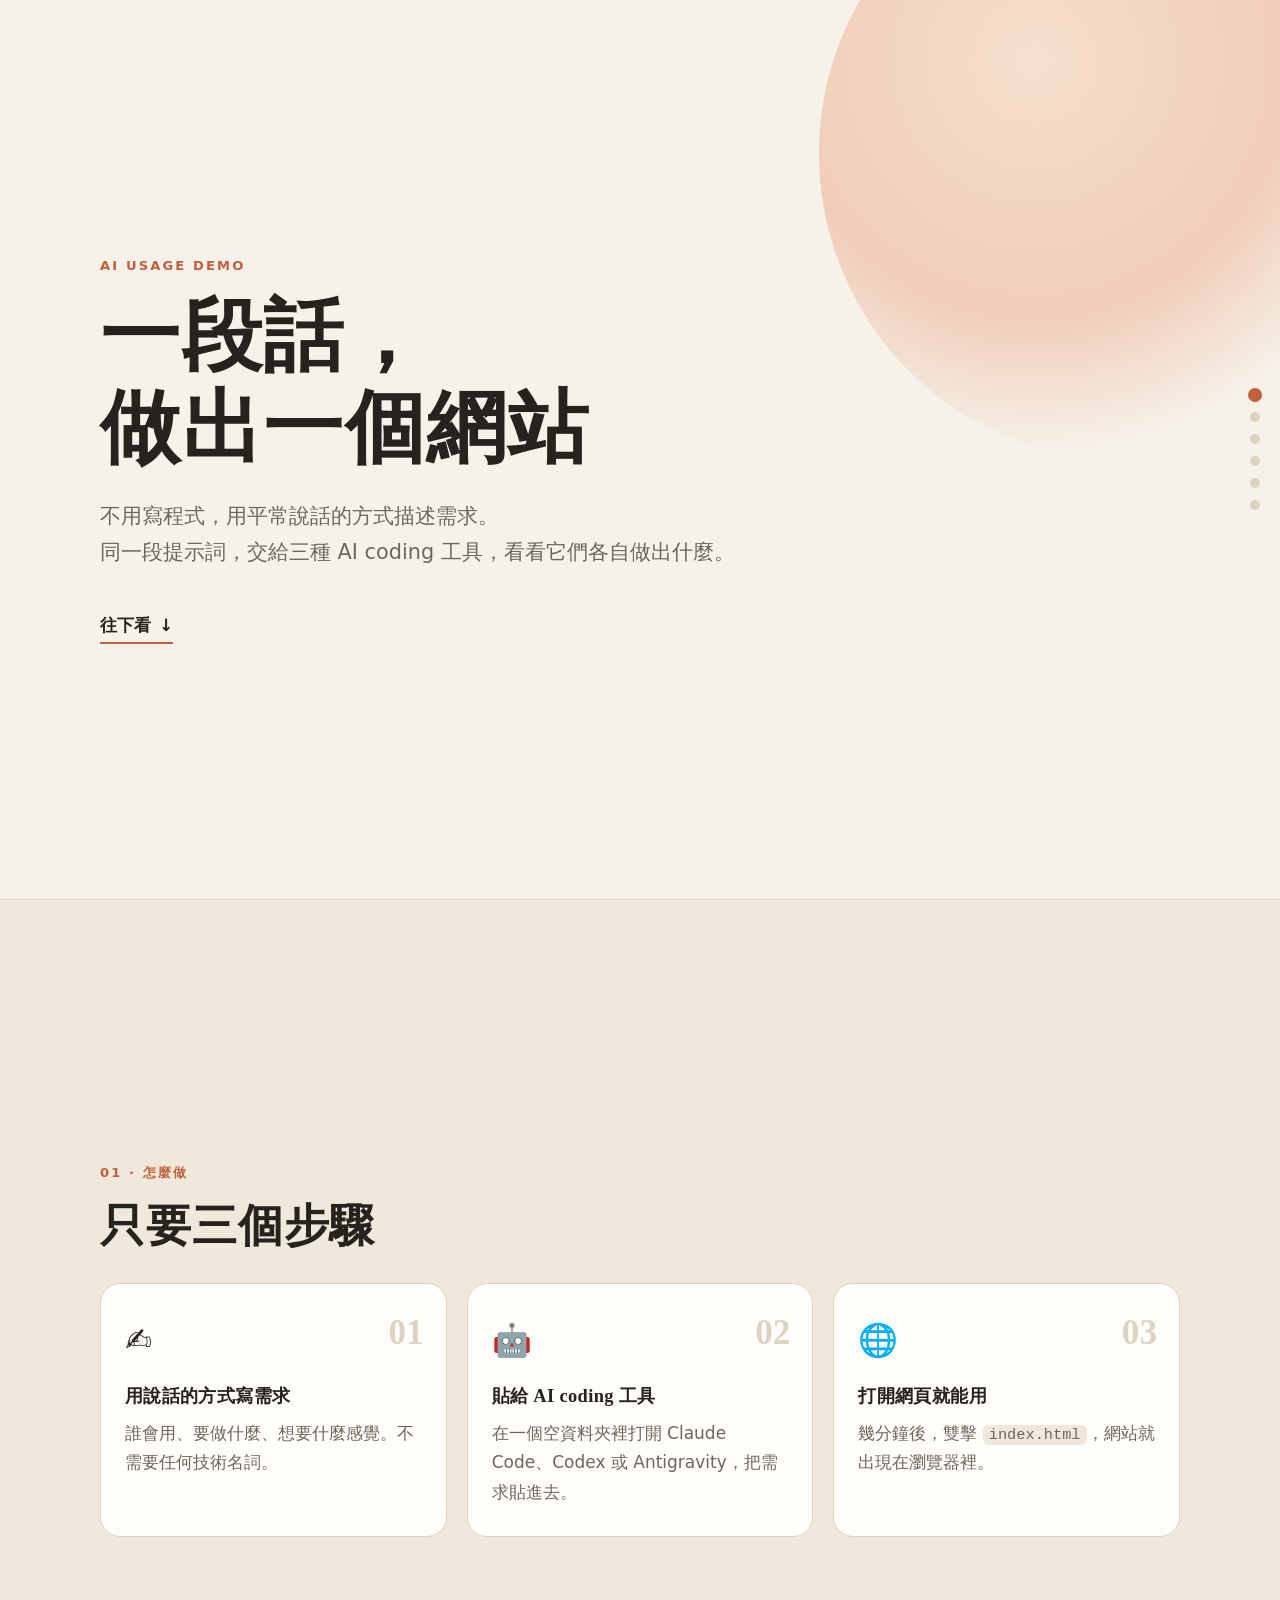
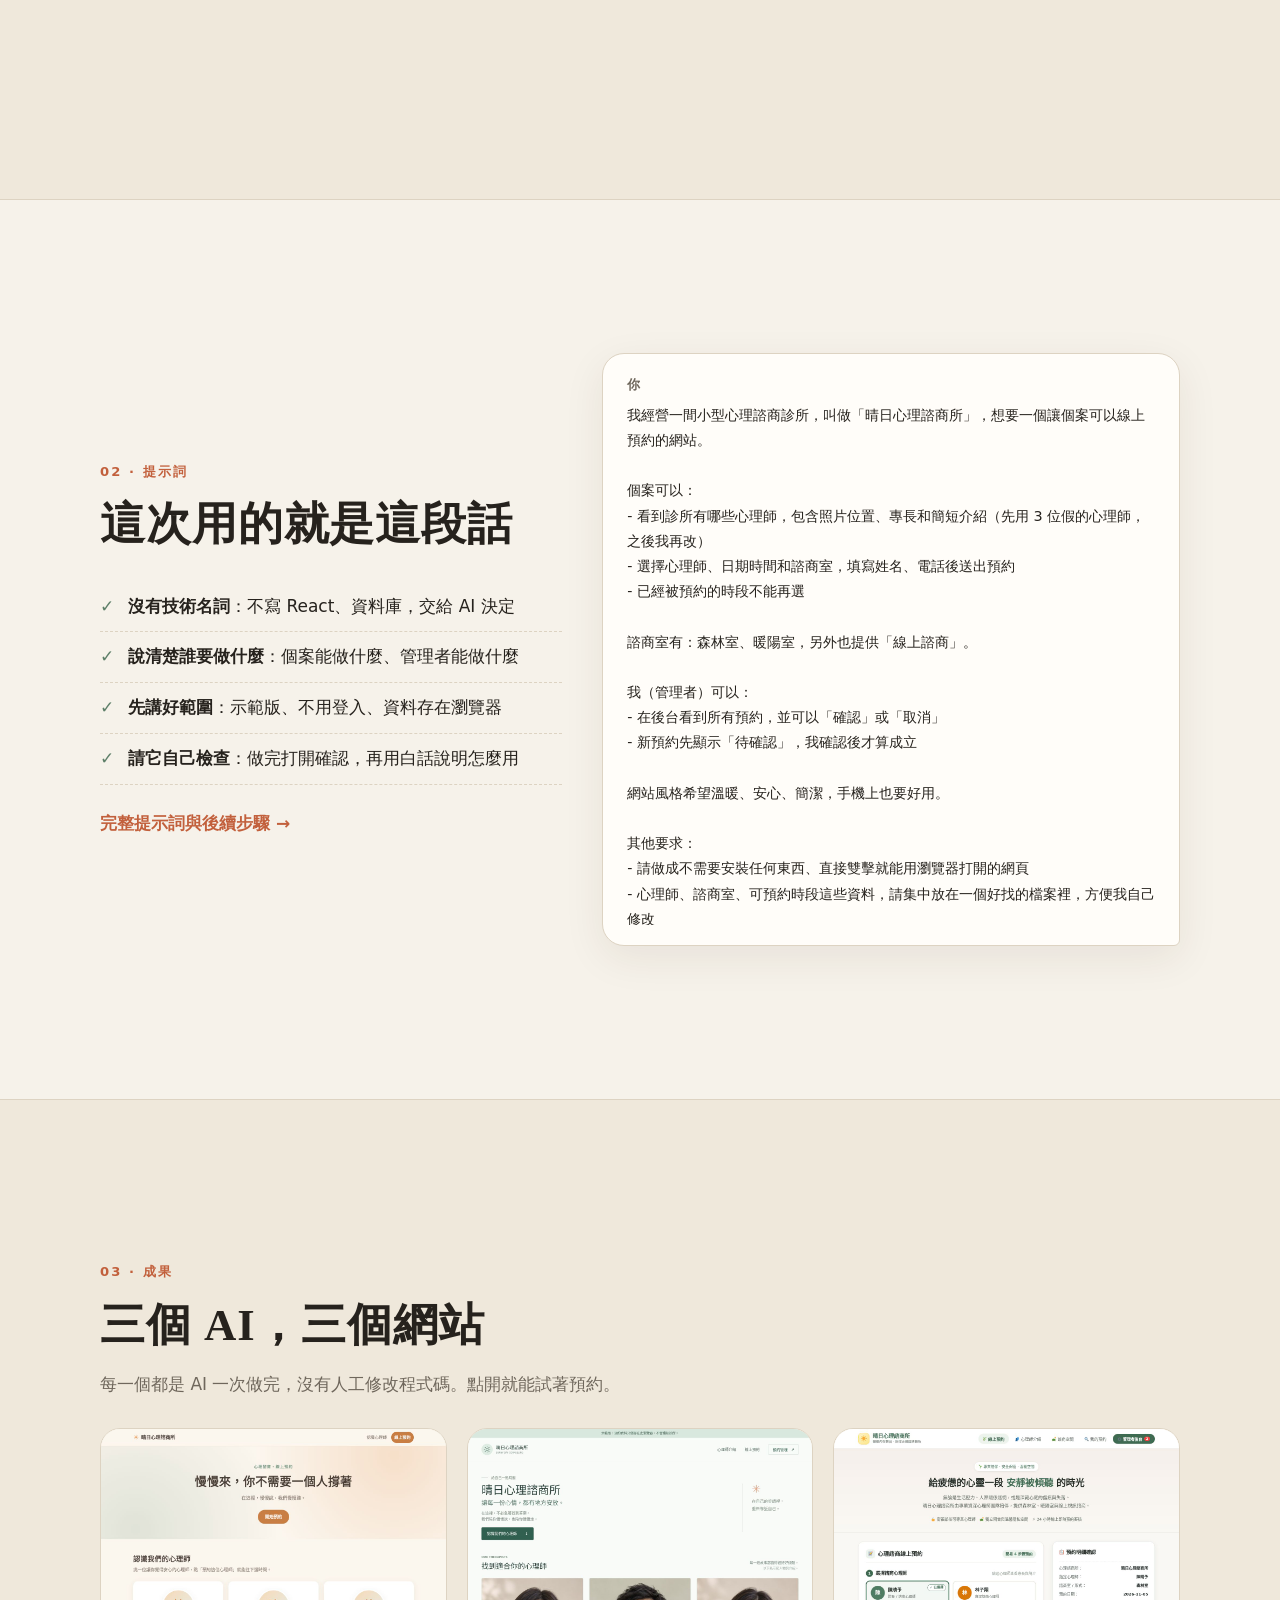
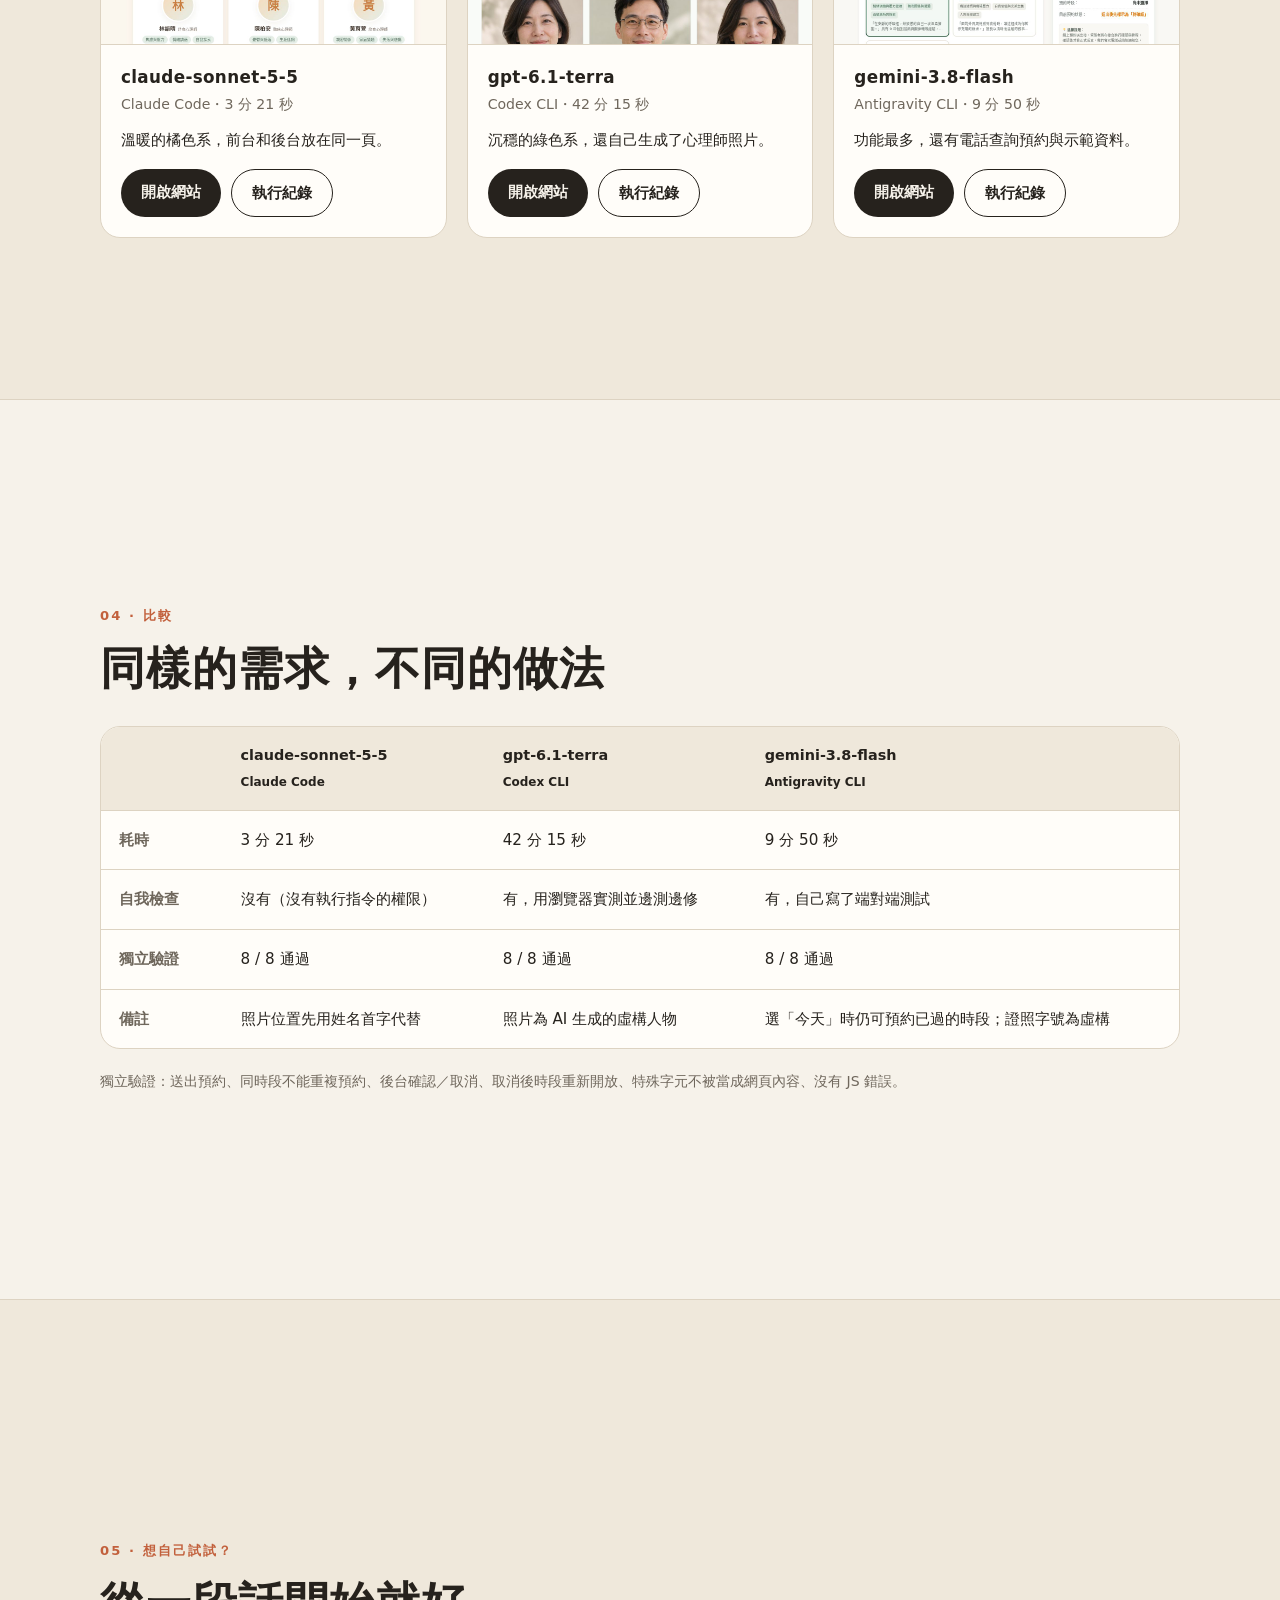
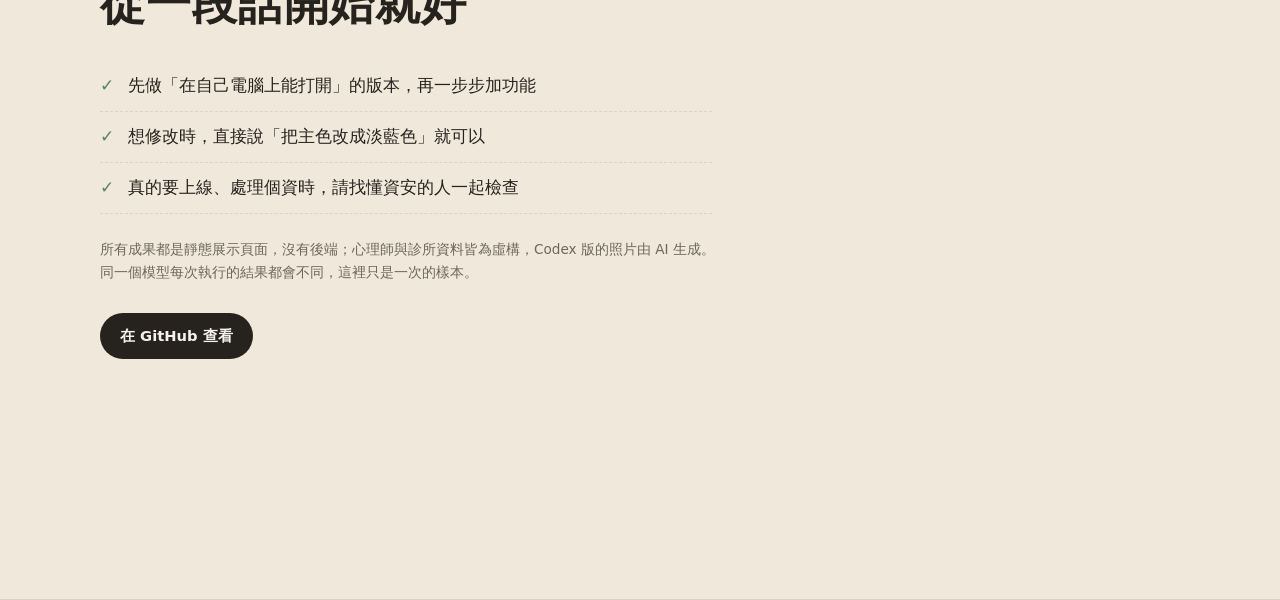
<file: index.html>
<!doctype html>
<html lang="zh-Hant">
<head>
  <meta charset="utf-8" />
  <meta name="viewport" content="width=device-width, initial-scale=1" />
  <title>一段話，做出一個網站｜AI Usage Demo</title>
  <meta name="description" content="同一段提示詞，交給 Claude Code、Codex、Antigravity，比較它們做出的網站。" />
  <link rel="stylesheet" href="assets/slides.css" />
</head>
<body>
  <nav class="dots" id="dots" aria-label="頁面導覽"></nav>

  <main id="deck">
    <!-- 1. 封面 -->
    <section class="slide cover" id="s-cover" data-title="封面">
      <div class="wrap">
        <p class="kicker">AI Usage Demo</p>
        <h1>一段話，<br />做出一個網站</h1>
        <p class="lead">不用寫程式，用平常說話的方式描述需求。<br />同一段提示詞，交給三種 AI coding 工具，看看它們各自做出什麼。</p>
        <a class="scroll-hint" href="#s-how">往下看 <span aria-hidden="true">↓</span></a>
      </div>
    </section>

    <!-- 2. 流程 -->
    <section class="slide" id="s-how" data-title="怎麼做">
      <div class="wrap">
        <p class="kicker">01 · 怎麼做</p>
        <h2>只要三個步驟</h2>
        <ol class="steps">
          <li>
            <span class="step-icon" aria-hidden="true">✍️</span>
            <h3>用說話的方式寫需求</h3>
            <p>誰會用、要做什麼、想要什麼感覺。不需要任何技術名詞。</p>
          </li>
          <li>
            <span class="step-icon" aria-hidden="true">🤖</span>
            <h3>貼給 AI coding 工具</h3>
            <p>在一個空資料夾裡打開 Claude Code、Codex 或 Antigravity，把需求貼進去。</p>
          </li>
          <li>
            <span class="step-icon" aria-hidden="true">🌐</span>
            <h3>打開網頁就能用</h3>
            <p>幾分鐘後，雙擊 <code>index.html</code>，網站就出現在瀏覽器裡。</p>
          </li>
        </ol>
      </div>
    </section>

    <!-- 3. 提示詞 -->
    <section class="slide" id="s-prompt" data-title="提示詞">
      <div class="wrap prompt-layout">
        <div>
          <p class="kicker">02 · 提示詞</p>
          <h2>這次用的就是這段話</h2>
          <ul class="notes">
            <li><b>沒有技術名詞</b>：不寫 React、資料庫，交給 AI 決定</li>
            <li><b>說清楚誰要做什麼</b>：個案能做什麼、管理者能做什麼</li>
            <li><b>先講好範圍</b>：示範版、不用登入、資料存在瀏覽器</li>
            <li><b>請它自己檢查</b>：做完打開確認，再用白話說明怎麼用</li>
          </ul>
          <a class="link" href="https://github.com/cxyfer/ai-usage-demo/blob/main/prompts/clinic-booking.md">完整提示詞與後續步驟 →</a>
        </div>
        <figure class="chat">
          <figcaption>你</figcaption>
          <pre id="prompt">載入中…</pre>
        </figure>
      </div>
    </section>

    <!-- 4. 成果 -->
    <section class="slide" id="s-results" data-title="成果">
      <div class="wrap">
        <p class="kicker">03 · 成果</p>
        <h2>三個 AI，三個網站</h2>
        <p class="sub">每一個都是 AI 一次做完，沒有人工修改程式碼。點開就能試著預約。</p>
        <div class="cards" id="cards"></div>
      </div>
    </section>

    <!-- 5. 比較 -->
    <section class="slide" id="s-compare" data-title="比較">
      <div class="wrap">
        <p class="kicker">04 · 比較</p>
        <h2>同樣的需求，不同的做法</h2>
        <div class="table-wrap">
          <table>
            <thead id="compare-head"></thead>
            <tbody id="compare-body"></tbody>
          </table>
        </div>
        <p class="sub small">獨立驗證：送出預約、同時段不能重複預約、後台確認／取消、取消後時段重新開放、特殊字元不被當成網頁內容、沒有 JS 錯誤。</p>
      </div>
    </section>

    <!-- 6. 結語 -->
    <section class="slide end" id="s-end" data-title="結語">
      <div class="wrap">
        <p class="kicker">05 · 想自己試試？</p>
        <h2>從一段話開始就好</h2>
        <ul class="notes">
          <li>先做「在自己電腦上能打開」的版本，再一步步加功能</li>
          <li>想修改時，直接說「把主色改成淡藍色」就可以</li>
          <li>真的要上線、處理個資時，請找懂資安的人一起檢查</li>
        </ul>
        <p class="fine">所有成果都是靜態展示頁面，沒有後端；心理師與診所資料皆為虛構，Codex 版的照片由 AI 生成。<br />同一個模型每次執行的結果都會不同，這裡只是一次的樣本。</p>
        <a class="btn" href="https://github.com/cxyfer/ai-usage-demo">在 GitHub 查看</a>
      </div>
    </section>
  </main>

  <script src="assets/slides.js"></script>
</body>
</html>
</file>
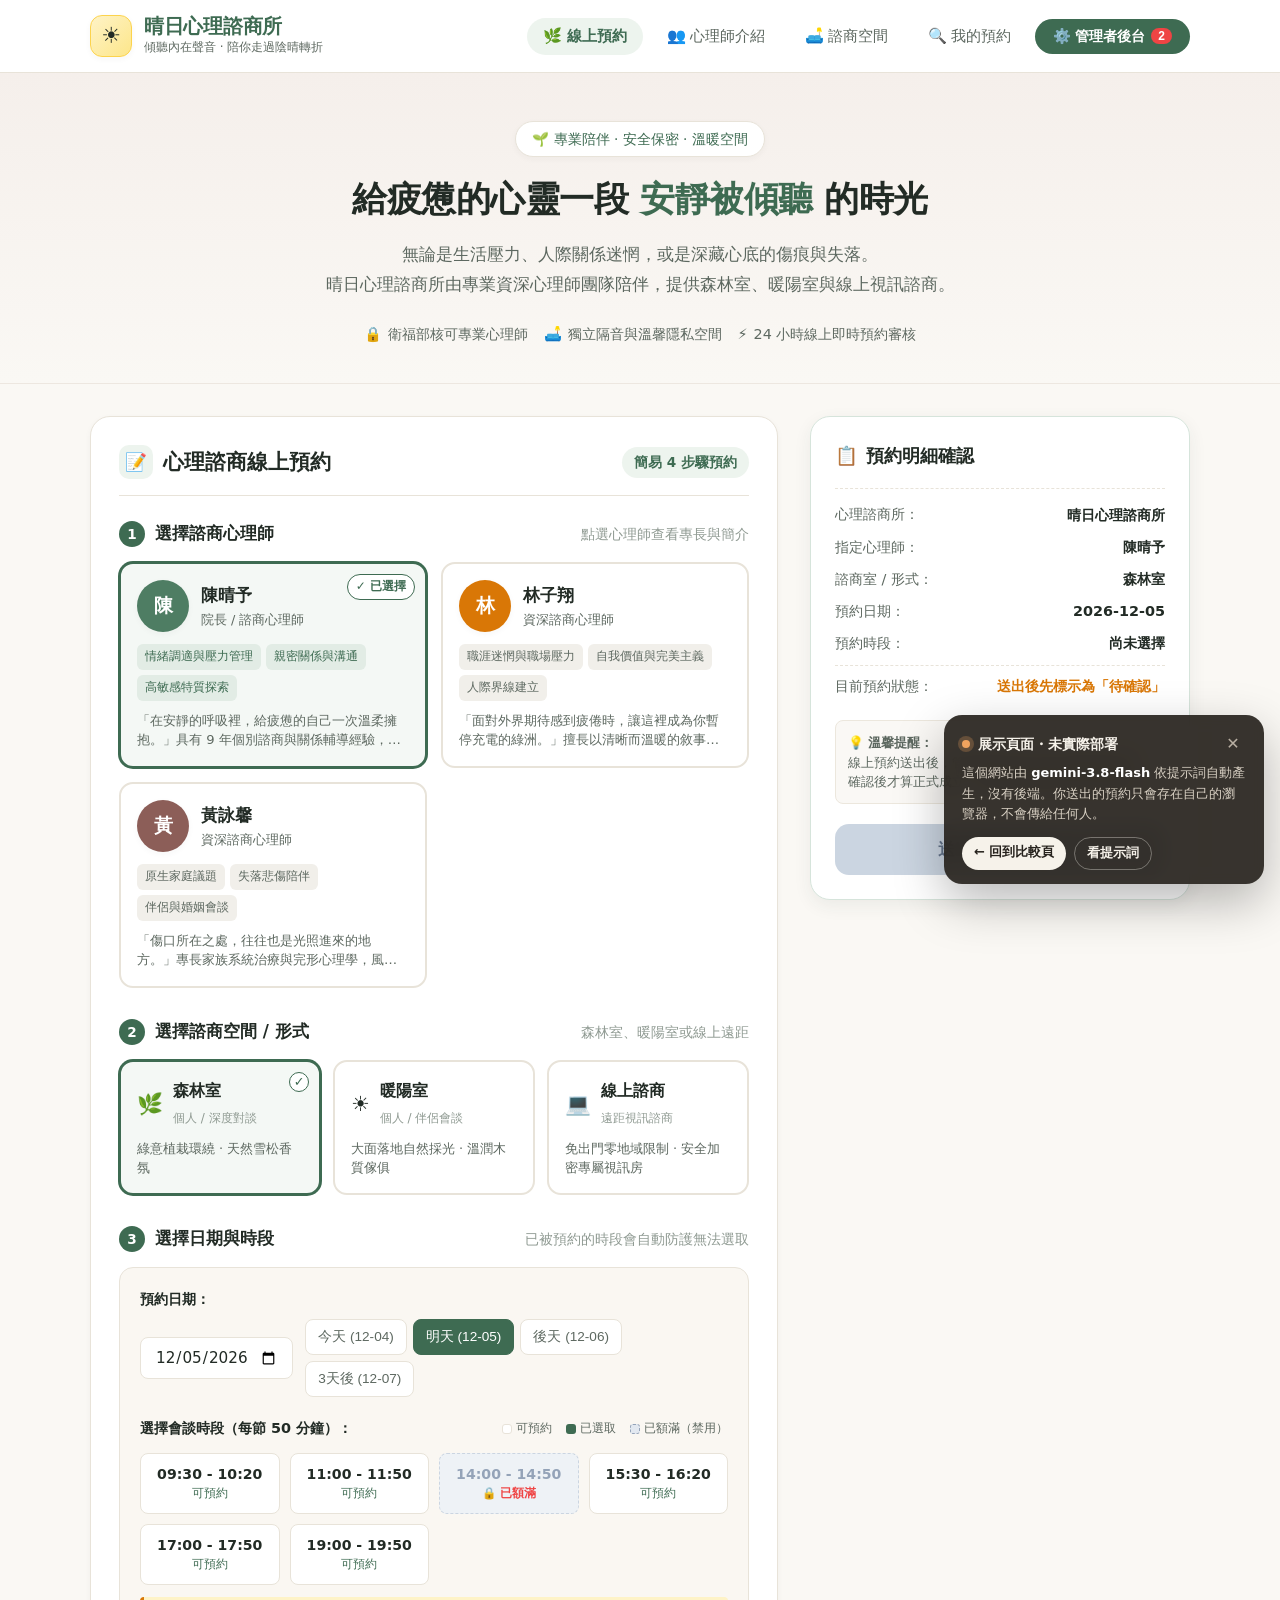
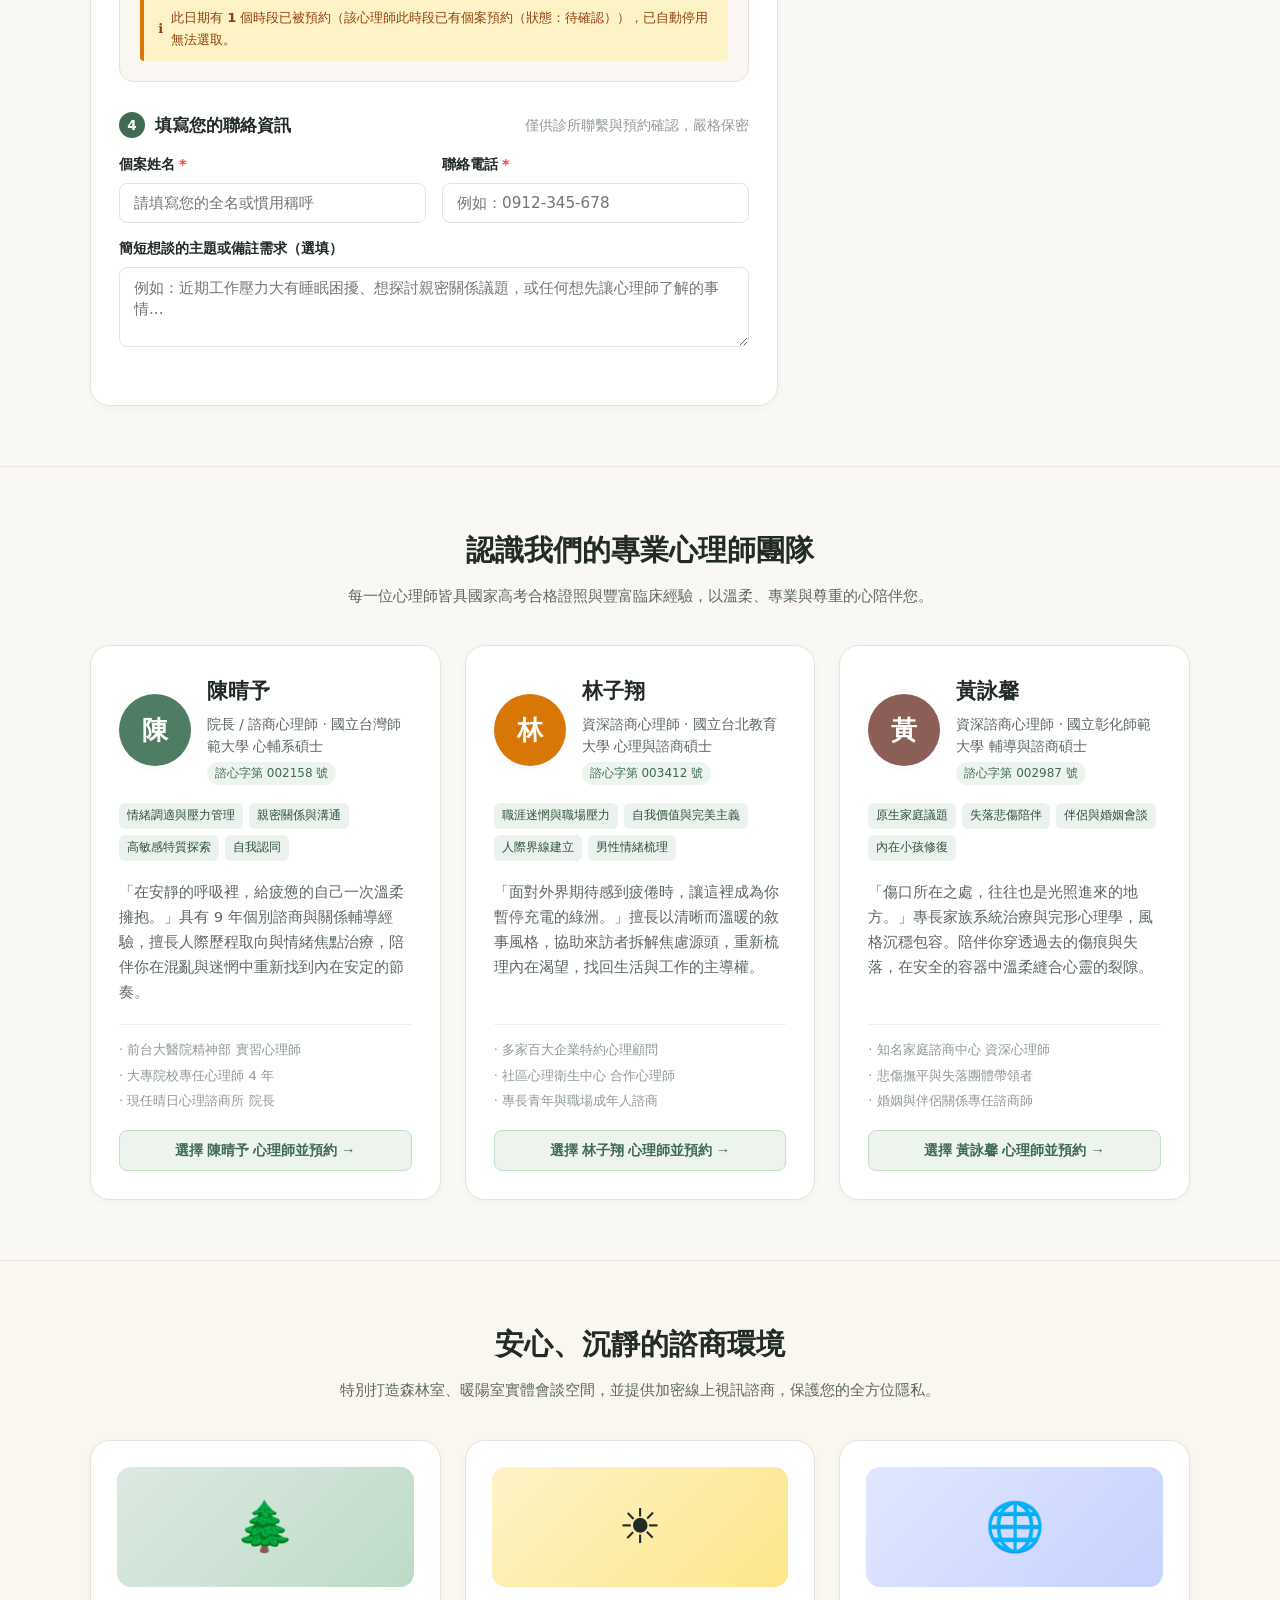
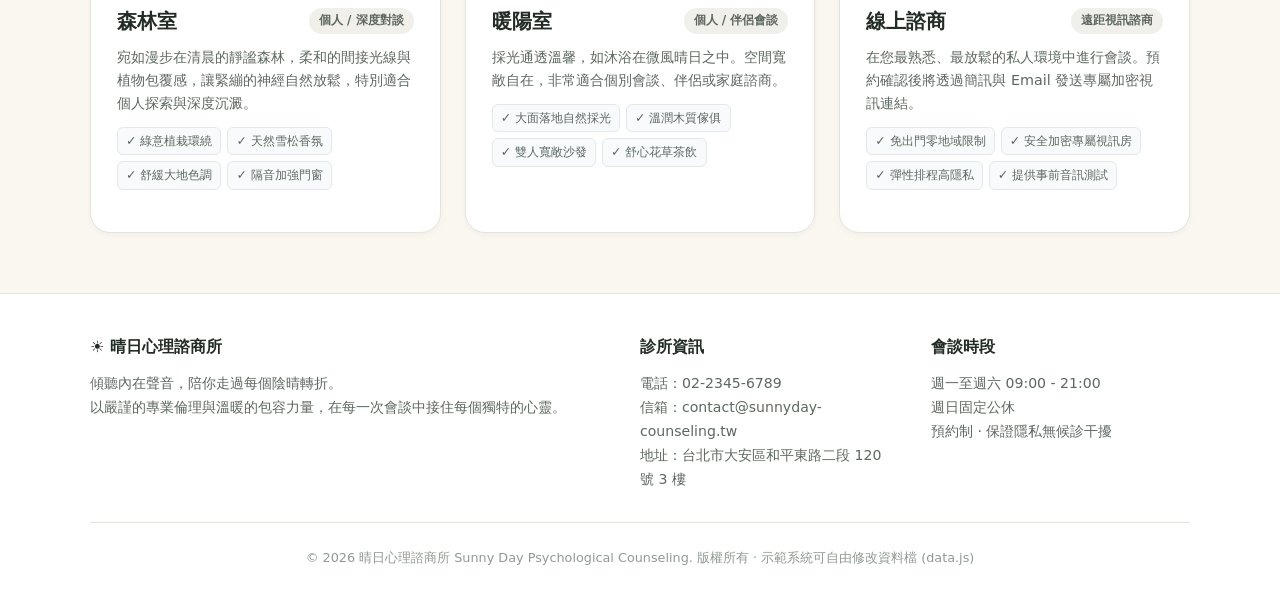
<file: results/clinic-booking/gemini-3.8-flash/index.html>
<!DOCTYPE html>
<html lang="zh-TW">
<head>
  <meta charset="UTF-8">
  <meta name="viewport" content="width=device-width, initial-scale=1.0">
  <title>晴日心理諮商所 - 線上預約系統</title>
  <meta name="description" content="晴日心理諮商所 - 傾聽內在聲音，陪你走過每個陰晴轉折。提供專業心理諮商線上即時預約、溫馨隱私空間與線上遠距會談。">
  <!-- 樣式表引入（支援直接雙擊本檔案開啟） -->
  <link rel="stylesheet" href="style.css">
</head>
<body>

  <!-- ============================================================
       頂部導航列 (Site Header)
       ============================================================ -->
  <header class="site-header">
    <div class="container header-inner">
      <div class="brand-logo" id="brand-logo-btn" onclick="location.hash=''; window.scrollTo({top: 0, behavior: 'smooth'});">
        <div class="brand-icon">☀️</div>
        <div>
          <div class="brand-name">晴日心理諮商所</div>
          <div class="brand-tagline">傾聽內在聲音 · 陪你走過陰晴轉折</div>
        </div>
      </div>

      <nav>
        <ul class="nav-menu">
          <li><button type="button" class="nav-link active" id="nav-booking">🌿 線上預約</button></li>
          <li><button type="button" class="nav-link" id="nav-counselors">👥 心理師介紹</button></li>
          <li><button type="button" class="nav-link" id="nav-rooms">🛋️ 諮商空間</button></li>
          <li><button type="button" class="nav-link" id="btn-open-lookup">🔍 我的預約</button></li>
          <li>
            <button type="button" class="nav-admin-btn" id="nav-admin">
              <span>⚙️ 管理者後台</span>
              <span class="badge-pending-count" id="nav-pending-badge" style="display:none;">0</span>
            </button>
          </li>
        </ul>
      </nav>
    </div>
  </header>

  <!-- ============================================================
       Hero 形象橫幅 (前台個案視角)
       ============================================================ -->
  <section class="hero-section" id="hero-section">
    <div class="container">
      <div class="hero-content">
        <div class="hero-pill">🌱 專業陪伴 · 安全保密 · 溫暖空間</div>
        <h1 class="hero-title">
          給疲憊的心靈一段 <span class="highlight">安靜被傾聽</span> 的時光
        </h1>
        <p class="hero-desc">
          無論是生活壓力、人際關係迷惘，或是深藏心底的傷痕與失落。<br>
          晴日心理諮商所由專業資深心理師團隊陪伴，提供森林室、暖陽室與線上視訊諮商。
        </p>
        <div class="hero-badges">
          <div class="hero-badge-item"><span>🔒</span> <span>衛福部核可專業心理師</span></div>
          <div class="hero-badge-item"><span>🛋️</span> <span>獨立隔音與溫馨隱私空間</span></div>
          <div class="hero-badge-item"><span>⚡</span> <span>24 小時線上即時預約審核</span></div>
        </div>
      </div>
    </div>
  </section>

  <!-- ============================================================
       主內容區域：線上預約系統 (Booking View)
       ============================================================ -->
  <main class="view-container">
    <div class="container">

      <!-- 前台預約版面 -->
      <div class="booking-view-wrap" id="booking-view-wrap">
        <div class="booking-grid">

          <!-- 左側：預約表單步驟 -->
          <div class="booking-form-col">
            <div class="card">
              <div class="card-title-bar">
                <h2 class="card-title">
                  <span class="card-title-icon">📝</span>
                  <span>心理諮商線上預約</span>
                </h2>
                <span class="step-indicator">簡易 4 步驟預約</span>
              </div>

              <!-- 步驟 1: 選擇心理師 -->
              <div class="step-section">
                <div class="step-header">
                  <div class="step-number">1</div>
                  <div class="step-label">選擇諮商心理師</div>
                  <div class="step-helper">點選心理師查看專長與簡介</div>
                </div>
                <div class="counselors-selector-grid" id="counselors-selector-grid">
                  <!-- 由 app.js 動態渲染 -->
                </div>
              </div>

              <!-- 步驟 2: 選擇諮商空間或線上形式 -->
              <div class="step-section">
                <div class="step-header">
                  <div class="step-number">2</div>
                  <div class="step-label">選擇諮商空間 / 形式</div>
                  <div class="step-helper">森林室、暖陽室或線上遠距</div>
                </div>
                <div class="rooms-selector-grid" id="rooms-selector-grid">
                  <!-- 由 app.js 動態渲染 -->
                </div>
              </div>

              <!-- 步驟 3: 選擇日期與可預約時段 -->
              <div class="step-section">
                <div class="step-header">
                  <div class="step-number">3</div>
                  <div class="step-label">選擇日期與時段</div>
                  <div class="step-helper">已被預約的時段會自動防護無法選取</div>
                </div>

                <div class="datetime-container">
                  <div class="date-picker-row">
                    <label for="booking-date-input">預約日期：</label>
                    <div class="date-input-wrap">
                      <input type="date" id="booking-date-input" class="date-input">
                      <div class="date-quick-buttons" id="date-quick-btns">
                        <!-- 由 app.js 產生快捷按鈕 -->
                      </div>
                    </div>
                  </div>

                  <div class="slots-header">
                    <span class="slots-header-title">選擇會談時段（每節 50 分鐘）：</span>
                    <div class="slots-legend">
                      <div class="legend-item">
                        <span class="legend-dot available"></span>
                        <span>可預約</span>
                      </div>
                      <div class="legend-item">
                        <span class="legend-dot selected"></span>
                        <span>已選取</span>
                      </div>
                      <div class="legend-item">
                        <span class="legend-dot booked"></span>
                        <span>已額滿（禁用）</span>
                      </div>
                    </div>
                  </div>

                  <div class="time-slots-grid" id="time-slots-grid">
                    <!-- 由 app.js 動態渲染時段按鈕 -->
                  </div>

                  <!-- 衝突提示條 -->
                  <div class="slot-conflict-hint" id="slot-conflict-hint"></div>
                </div>
              </div>

              <!-- 步驟 4: 填寫個案資料 -->
              <div class="step-section">
                <div class="step-header">
                  <div class="step-number">4</div>
                  <div class="step-label">填寫您的聯絡資訊</div>
                  <div class="step-helper">僅供診所聯繫與預約確認，嚴格保密</div>
                </div>

                <div class="form-group-grid">
                  <div class="form-group">
                    <label class="form-label" for="client-name-input">
                      <span>個案姓名</span>
                      <span class="required">*</span>
                    </label>
                    <input type="text" id="client-name-input" class="form-input" placeholder="請填寫您的全名或慣用稱呼">
                  </div>

                  <div class="form-group">
                    <label class="form-label" for="client-phone-input">
                      <span>聯絡電話</span>
                      <span class="required">*</span>
                    </label>
                    <input type="tel" id="client-phone-input" class="form-input" placeholder="例如：0912-345-678">
                  </div>
                </div>

                <div class="form-group">
                  <label class="form-label" for="client-topic-input">
                    <span>簡短想談的主題或備註需求（選填）</span>
                  </label>
                  <textarea id="client-topic-input" class="form-textarea" placeholder="例如：近期工作壓力大有睡眠困擾、想探討親密關係議題，或任何想先讓心理師了解的事情..."></textarea>
                </div>
              </div>

            </div>
          </div>

          <!-- 右側：預約摘要與確認送出 (Sticky 卡片) -->
          <div class="booking-sidebar-col">
            <div class="booking-summary-card">
              <div class="summary-header">
                <h3><span>📋</span> <span>預約明細確認</span></h3>
              </div>

              <div class="summary-list">
                <div class="summary-item">
                  <span class="summary-item-label">心理諮商所：</span>
                  <span class="summary-item-val">晴日心理諮商所</span>
                </div>
                <div class="summary-item">
                  <span class="summary-item-label">指定心理師：</span>
                  <span class="summary-item-val" id="summary-counselor">請於左側選擇</span>
                </div>
                <div class="summary-item">
                  <span class="summary-item-label">諮商室 / 形式：</span>
                  <span class="summary-item-val" id="summary-room">請於左側選擇</span>
                </div>
                <div class="summary-item">
                  <span class="summary-item-label">預約日期：</span>
                  <span class="summary-item-val" id="summary-date">請於左側選擇</span>
                </div>
                <div class="summary-item">
                  <span class="summary-item-label">預約時段：</span>
                  <span class="summary-item-val" id="summary-time">請於左側選擇</span>
                </div>
                <div class="summary-item" style="border-top: 1px dashed var(--border-subtle); padding-top: 10px;">
                  <span class="summary-item-label">目前預約狀態：</span>
                  <span class="summary-item-val" style="color:var(--sun-gold); font-weight:700;">
                    送出後先標示為「待確認」
                  </span>
                </div>
              </div>

              <div class="summary-notice-box">
                <p>💡 <strong>溫馨提醒：</strong></p>
                <p>線上預約送出後，管理者將在後台進行確認與排程。確認後才算正式成立，我們會以電話或簡訊通知您。</p>
              </div>

              <button type="button" class="btn-submit-booking" id="btn-submit-booking" disabled>
                <span>送出預約申請</span>
                <span>➔</span>
              </button>
            </div>
          </div>

        </div>
      </div>

      <!-- ============================================================
           管理後台視圖 (Admin Management View)
           ============================================================ -->
      <div class="admin-view-wrap" id="admin-view-wrap">
        
        <div class="admin-header-bar">
          <div class="admin-title-area">
            <h2><span>⚙️</span> <span>晴日心理諮商所 - 預約管理後台</span></h2>
            <p>即時掌握所有個案預約，審核待確認名單，隨時確認或取消時段。</p>
          </div>
          <div class="admin-quick-actions">
            <button type="button" class="btn-secondary" id="btn-back-to-booking">
              <span>⬅ 返回個案預約頁面</span>
            </button>
            <button type="button" class="btn-secondary" id="btn-reset-data" title="清除目前的測試紀錄並還原示範預約">
              <span>🔄 重設為示範資料</span>
            </button>
          </div>
        </div>

        <!-- 關鍵統計數據 -->
        <div class="admin-stats-grid">
          <div class="stat-card pending">
            <div class="stat-info">
              <p>待確認預約</p>
              <h3 id="admin-stat-pending">0</h3>
            </div>
            <div class="stat-icon">⏳</div>
          </div>

          <div class="stat-card confirmed">
            <div class="stat-info">
              <p>已確認成立</p>
              <h3 id="admin-stat-confirmed">0</h3>
            </div>
            <div class="stat-icon">✅</div>
          </div>

          <div class="stat-card">
            <div class="stat-info">
              <p>今日諮商場次</p>
              <h3 id="admin-stat-today">0</h3>
            </div>
            <div class="stat-icon">📅</div>
          </div>

          <div class="stat-card all">
            <div class="stat-info">
              <p>總預約累計</p>
              <h3 id="admin-stat-all">0</h3>
            </div>
            <div class="stat-icon">📊</div>
          </div>
        </div>

        <!-- 篩選標籤與搜尋列 -->
        <div class="admin-filters-bar">
          <div class="status-tabs">
            <button type="button" class="status-tab-btn active" data-status="all">
              <span>全部</span>
              <span class="count">0</span>
            </button>
            <button type="button" class="status-tab-btn" data-status="pending">
              <span>待確認</span>
              <span class="count">0</span>
            </button>
            <button type="button" class="status-tab-btn" data-status="confirmed">
              <span>已確認</span>
              <span class="count">0</span>
            </button>
            <button type="button" class="status-tab-btn" data-status="cancelled">
              <span>已取消</span>
              <span class="count">0</span>
            </button>
          </div>

          <div class="search-input-wrap">
            <span class="search-icon-pos">🔍</span>
            <input type="text" id="admin-search-input" class="search-input" placeholder="搜尋姓名、電話、預約編號...">
          </div>
        </div>

        <!-- 預約紀錄列表 -->
        <div class="admin-bookings-list" id="admin-bookings-list">
          <!-- 由 app.js 動態渲染每一張預約卡片 -->
        </div>

      </div>

    </div>
  </main>

  <!-- ============================================================
       心理師陣容展示專區 (首頁下方)
       ============================================================ -->
  <section class="info-section" id="counselors-section">
    <div class="container">
      <div class="section-head">
        <h2 class="section-title">認識我們的專業心理師團隊</h2>
        <p class="section-sub">每一位心理師皆具國家高考合格證照與豐富臨床經驗，以溫柔、專業與尊重的心陪伴您。</p>
      </div>

      <div class="counselors-showcase-grid" id="counselors-showcase-grid">
        <!-- 由 app.js 動態渲染 -->
      </div>
    </div>
  </section>

  <!-- ============================================================
       諮商空間與環境介紹 (首頁下方)
       ============================================================ -->
  <section class="info-section" id="rooms-section" style="background-color: #FAF6F0;">
    <div class="container">
      <div class="section-head">
        <h2 class="section-title">安心、沉靜的諮商環境</h2>
        <p class="section-sub">特別打造森林室、暖陽室實體會談空間，並提供加密線上視訊諮商，保護您的全方位隱私。</p>
      </div>

      <div class="rooms-showcase-grid" id="rooms-showcase-grid">
        <!-- 由 app.js 動態渲染 -->
      </div>
    </div>
  </section>

  <!-- ============================================================
       預約成功提示彈窗 (Modal)
       ============================================================ -->
  <div class="modal-overlay" id="booking-success-modal">
    <div class="modal-card">
      <div class="modal-header-icon">🎉</div>
      <h3 class="modal-title">預約申請已成功送出！</h3>
      <p class="modal-desc">
        您的預約已進入診所系統，初始狀態為<strong>「待確認」</strong>。<br>
        管理者將於 24 小時內完成時段審核，確認成立後會保留該時段。
      </p>

      <div class="modal-receipt-box">
        <div class="receipt-row">
          <span>預約編號：</span>
          <span id="modal-booking-id">--</span>
        </div>
        <div class="receipt-row">
          <span>諮商心理師：</span>
          <span id="modal-counselor">--</span>
        </div>
        <div class="receipt-row">
          <span>諮商空間：</span>
          <span id="modal-room">--</span>
        </div>
        <div class="receipt-row">
          <span>日期與時段：</span>
          <span id="modal-datetime">--</span>
        </div>
        <div class="receipt-row">
          <span>預約人：</span>
          <span id="modal-client">--</span>
        </div>
        <div class="receipt-row">
          <span>當前審核狀態：</span>
          <span id="modal-status-badge" style="color:var(--sun-gold); font-weight:700;">待確認 (審核中)</span>
        </div>
      </div>

      <div class="modal-actions">
        <button type="button" class="modal-btn-primary" id="modal-close-btn">
          我知道了
        </button>
        <button type="button" class="modal-btn-secondary" id="modal-go-admin-btn">
          切換至管理者後台查看
        </button>
      </div>
    </div>
  </div>

  <!-- ============================================================
       個案電話預約查詢彈窗 (Lookup Modal)
       ============================================================ -->
  <div class="modal-overlay" id="lookup-modal">
    <div class="modal-card" style="max-width: 560px;">
      <h3 class="modal-title" style="text-align:left; margin-bottom: 6px;">🔍 查詢我的諮商預約</h3>
      <p class="modal-desc" style="text-align:left; margin-bottom: 20px;">
        請輸入您預約時填寫的聯絡電話，即可查詢目前的預約進度與審核狀態。
      </p>

      <div style="display:flex; gap:10px; margin-bottom:20px;">
        <input type="tel" id="lookup-phone-input" class="form-input" placeholder="例如：0912-345-678">
        <button type="button" class="btn-action-confirm" id="btn-do-lookup" style="white-space:nowrap; padding:10px 20px;">
          查詢
        </button>
      </div>

      <div id="lookup-results" style="max-height: 280px; overflow-y: auto;">
        <div style="text-align:center; padding: 24px; color:var(--text-muted); font-size:0.9rem;">
          輸入電話後點選「查詢」即可查看預約進度。
        </div>
      </div>

      <div style="margin-top:20px; text-align:right;">
        <button type="button" class="btn-secondary" id="lookup-close-btn">關閉</button>
      </div>
    </div>
  </div>

  <!-- ============================================================
       通知 Toast 容器
       ============================================================ -->
  <div class="toast-container" id="toast-container"></div>

  <!-- ============================================================
       頁尾 (Site Footer)
       ============================================================ -->
  <footer class="site-footer">
    <div class="container">
      <div class="footer-grid">
        <div class="footer-col">
          <h4>☀️ 晴日心理諮商所</h4>
          <p>
            傾聽內在聲音，陪你走過每個陰晴轉折。<br>
            以嚴謹的專業倫理與溫暖的包容力量，在每一次會談中接住每個獨特的心靈。
          </p>
        </div>
        <div class="footer-col">
          <h4>診所資訊</h4>
          <p>
            電話：02-2345-6789<br>
            信箱：contact@sunnyday-counseling.tw<br>
            地址：台北市大安區和平東路二段 120 號 3 樓
          </p>
        </div>
        <div class="footer-col">
          <h4>會談時段</h4>
          <p>
            週一至週六 09:00 - 21:00<br>
            週日固定公休<br>
            預約制 · 保證隱私無候診干擾
          </p>
        </div>
      </div>

      <div class="footer-bottom">
        <p>© 2026 晴日心理諮商所 Sunny Day Psychological Counseling. 版權所有 · 示範系統可自由修改資料檔 (data.js)</p>
      </div>
    </div>
  </footer>

  <!-- ============================================================
       腳本引入：先載入資料檔 data.js，再載入邏輯 app.js
       無須伺服器，雙擊即可直接執行
       ============================================================ -->
  <script src="data.js"></script>
  <script src="app.js"></script>
  <script src="../../../assets/demo-notice.js"></script>
</body>
</html>
</file>
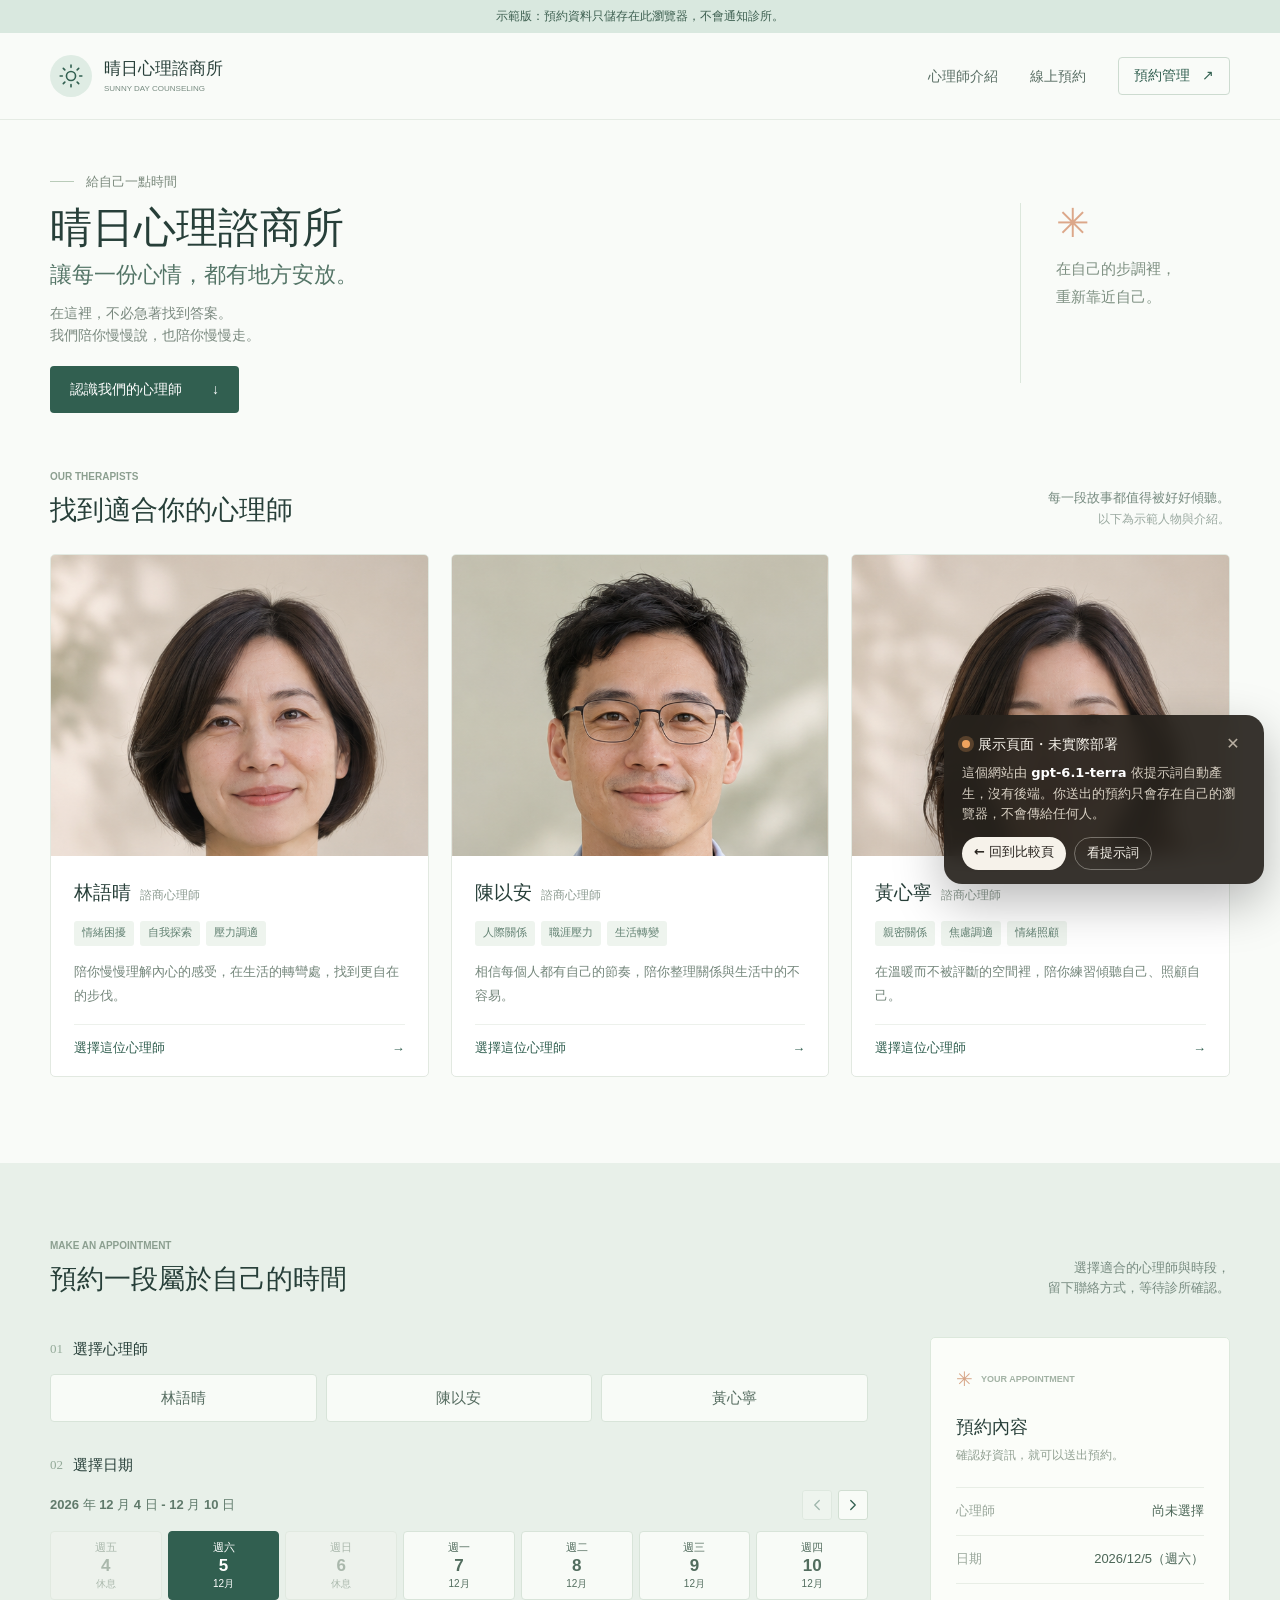
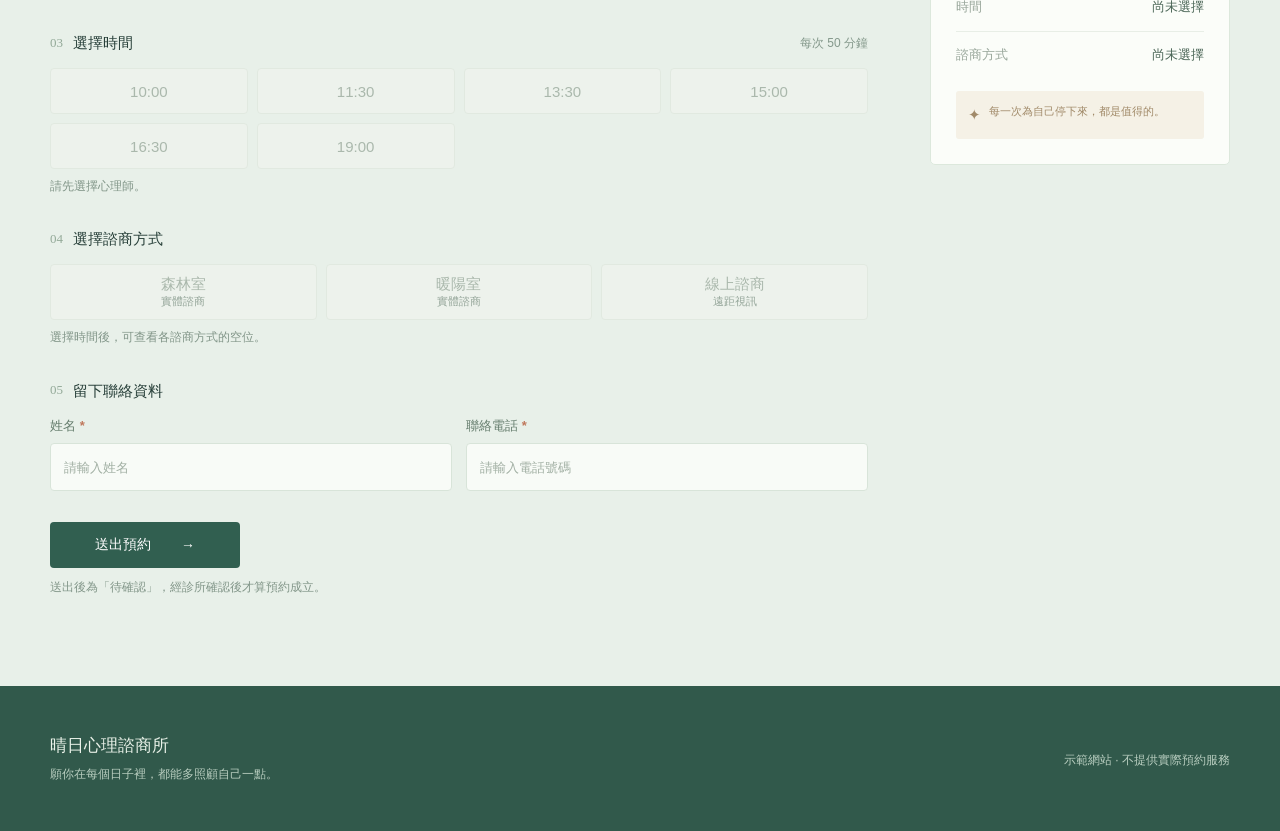
<file: results/clinic-booking/gpt-6.1-terra/index.html>
<!doctype html>
<html lang="zh-Hant">
<head>
  <meta charset="utf-8">
  <meta name="viewport" content="width=device-width, initial-scale=1">
  <meta name="theme-color" content="#f9fbf8">
  <title>晴日心理諮商所｜線上預約</title>
  <link rel="stylesheet" href="styles.css">
  <script src="data.js" defer></script>
  <script src="app.js" defer></script>
</head>
<body>
  <div class="demo-banner">示範版：預約資料只儲存在此瀏覽器，不會通知診所。</div>
  <header class="site-header">
    <div class="header-inner wrap">
      <a class="brand" href="#top" data-public-link aria-label="晴日心理諮商所，回到首頁">
        <span class="brand-mark" aria-hidden="true"><svg viewBox="0 0 24 24" fill="none" stroke="currentColor" stroke-width="1.5" stroke-linecap="round"><circle cx="12" cy="12" r="4.2"/><path d="M12 2v2M12 20v2M2 12h2M20 12h2M4.9 4.9l1.4 1.4m11.4 11.4 1.4 1.4M19.1 4.9l-1.4 1.4M6.3 17.7l-1.4 1.4"/></svg></span>
        <span><strong>晴日心理諮商所</strong><small>SUNNY DAY COUNSELING</small></span>
      </a>
      <nav class="main-nav" aria-label="主要導覽">
        <a href="#therapists" data-public-link>心理師介紹</a>
        <a href="#booking" data-public-link>線上預約</a>
        <button class="nav-admin" id="open-admin" type="button">預約管理 <span aria-hidden="true">↗</span></button>
      </nav>
    </div>
  </header>

  <main id="public-view">
    <section class="intro wrap" id="top">
      <div class="intro-copy">
        <div class="intro-kicker"><span></span> 給自己一點時間</div>
        <h1>晴日心理諮商所</h1>
        <p class="intro-lead">讓每一份心情，都有地方安放。</p>
        <p class="intro-description">在這裡，不必急著找到答案。<br>我們陪你慢慢說，也陪你慢慢走。</p>
        <a class="button button-primary" href="#therapists">認識我們的心理師 <span aria-hidden="true">↓</span></a>
      </div>
      <div class="intro-note" aria-hidden="true">
        <span class="note-sun">✳</span>
        <span>在自己的步調裡，<br>重新靠近自己。</span>
      </div>
    </section>

    <section class="therapists-section wrap" id="therapists" aria-labelledby="therapists-title">
      <div class="section-heading">
        <div><p class="section-label">OUR THERAPISTS</p><h2 id="therapists-title">找到適合你的心理師</h2></div>
        <p class="section-description">每一段故事都值得被好好傾聽。<br><span>以下為示範人物與介紹。</span></p>
      </div>
      <div class="therapist-grid" id="therapist-cards"></div>
    </section>

    <section class="booking-section" id="booking" aria-labelledby="booking-title">
      <div class="wrap">
        <div class="booking-heading">
          <div><p class="section-label">MAKE AN APPOINTMENT</p><h2 id="booking-title">預約一段屬於自己的時間</h2></div>
          <p>選擇適合的心理師與時段，<br>留下聯絡方式，等待診所確認。</p>
        </div>
        <div class="booking-layout">
          <form id="booking-form" novalidate>
            <fieldset class="form-section">
              <legend><span class="step-number">01</span> 選擇心理師</legend>
              <div class="choice-grid therapist-choices" id="therapist-choices"></div>
            </fieldset>
            <fieldset class="form-section">
              <legend><span class="step-number">02</span> 選擇日期</legend>
              <div class="calendar-heading">
                <strong id="calendar-range"></strong>
                <div class="calendar-controls">
                  <button class="icon-button" type="button" id="previous-week" aria-label="上一週"><svg viewBox="0 0 24 24" fill="none" stroke="currentColor" stroke-width="1.7" stroke-linecap="round" stroke-linejoin="round"><path d="m15 18-6-6 6-6"/></svg></button>
                  <button class="icon-button" type="button" id="next-week" aria-label="下一週"><svg viewBox="0 0 24 24" fill="none" stroke="currentColor" stroke-width="1.7" stroke-linecap="round" stroke-linejoin="round"><path d="m9 18 6-6-6-6"/></svg></button>
                </div>
              </div>
              <div class="date-grid" id="date-choices"></div>
            </fieldset>
            <fieldset class="form-section">
              <legend><span class="step-number">03</span> 選擇時間 <span class="legend-note" id="session-length"></span></legend>
              <div class="time-grid" id="time-choices"></div>
              <p class="field-hint" id="time-hint"></p>
            </fieldset>
            <fieldset class="form-section">
              <legend><span class="step-number">04</span> 選擇諮商方式</legend>
              <div class="choice-grid room-choices" id="room-choices"></div>
              <p class="field-hint" id="room-hint">選擇時間後，可查看各諮商方式的空位。</p>
            </fieldset>
            <fieldset class="form-section contact-section">
              <legend><span class="step-number">05</span> 留下聯絡資料</legend>
              <div class="contact-grid">
                <label>姓名 <span aria-hidden="true">*</span><input id="client-name" name="name" type="text" autocomplete="name" maxlength="40" placeholder="請輸入姓名" required></label>
                <label>聯絡電話 <span aria-hidden="true">*</span><input id="client-phone" name="phone" type="tel" autocomplete="tel" maxlength="30" placeholder="請輸入電話號碼" required></label>
              </div>
            </fieldset>
            <div id="form-message" class="form-message" role="status" aria-live="polite" hidden></div>
            <button class="button button-primary submit-button" type="submit">送出預約 <span aria-hidden="true">→</span></button>
            <p class="form-footnote">送出後為「待確認」，經診所確認後才算預約成立。</p>
          </form>
          <aside class="booking-summary" aria-labelledby="summary-title">
            <div class="summary-top"><span class="summary-icon" aria-hidden="true">✳</span><span>YOUR APPOINTMENT</span></div>
            <h3 id="summary-title">預約內容</h3>
            <p>確認好資訊，就可以送出預約。</p>
            <dl>
              <div><dt>心理師</dt><dd id="summary-therapist">尚未選擇</dd></div>
              <div><dt>日期</dt><dd id="summary-date">尚未選擇</dd></div>
              <div><dt>時間</dt><dd id="summary-time">尚未選擇</dd></div>
              <div><dt>諮商方式</dt><dd id="summary-room">尚未選擇</dd></div>
            </dl>
            <div class="summary-note"><span aria-hidden="true">✦</span><p>每一次為自己停下來，都是值得的。</p></div>
          </aside>
        </div>
      </div>
    </section>
  </main>

  <main id="admin-view" hidden>
    <section class="admin-section wrap">
      <button class="back-link" id="back-to-site" type="button"><span aria-hidden="true">←</span> 返回網站</button>
      <div class="admin-heading"><div><p class="section-label">APPOINTMENT MANAGEMENT</p><h1>預約管理</h1><p>查看並處理此瀏覽器中的預約。</p></div><div class="admin-demo-label">示範後台 · 無需登入</div></div>
      <div class="stats-grid" id="booking-stats" aria-label="預約統計"></div>
      <div class="admin-list-heading"><div><h2>所有預約</h2><p>確認或取消預約後，狀態會立即更新。</p></div><div class="filter-group" id="status-filters" aria-label="篩選預約狀態"></div></div>
      <div class="appointment-list" id="appointment-list"></div>
    </section>
  </main>

  <footer class="site-footer"><div class="wrap footer-inner"><div><strong>晴日心理諮商所</strong><p>願你在每個日子裡，都能多照顧自己一點。</p></div><span>示範網站 · 不提供實際預約服務</span></div></footer>
  <script src="../../../assets/demo-notice.js"></script>
</body>
</html>
</file>
<file: assets/slides.css>
:root {
  --paper: #f6f2ea;
  --paper-2: #efe8db;
  --ink: #26221d;
  --muted: #6f675c;
  --line: #ddd3c2;
  --accent: #c2603c;
  --sage: #5d7f68;
  --card: #fffdf9;
  --serif: "Noto Serif TC", "Songti TC", "PMingLiU", Georgia, serif;
  --sans: "Noto Sans TC", "PingFang TC", "Microsoft JhengHei", system-ui, sans-serif;
}

* { box-sizing: border-box; }

html { scroll-snap-type: y mandatory; scroll-behavior: smooth; }
@media (prefers-reduced-motion: reduce) { html { scroll-behavior: auto; } }

body {
  margin: 0;
  background: var(--paper);
  color: var(--ink);
  font: 17px/1.75 var(--sans);
  -webkit-font-smoothing: antialiased;
}

.slide {
  min-height: 100vh;
  min-height: 100svh;
  scroll-snap-align: start;
  display: flex;
  align-items: center;
  padding: 72px 0;
  border-bottom: 1px solid var(--line);
}
.slide:nth-child(even) { background: var(--paper-2); }

.wrap { width: min(1080px, 100% - 48px); margin: 0 auto; }

.kicker {
  margin: 0 0 12px;
  font-size: .82rem; letter-spacing: .16em; text-transform: uppercase;
  color: var(--accent); font-weight: 700;
}

h1, h2, h3 { font-family: var(--serif); font-weight: 700; letter-spacing: .02em; }
h1 { font-size: clamp(2.6rem, 7vw, 5rem); line-height: 1.15; margin: 0 0 24px; }
h2 { font-size: clamp(1.8rem, 4vw, 2.8rem); line-height: 1.3; margin: 0 0 28px; }
h3 { font-size: 1.15rem; margin: 12px 0 6px; }

.lead { font-size: clamp(1.05rem, 2vw, 1.3rem); color: var(--muted); max-width: 36em; margin: 0 0 40px; }
.sub { color: var(--muted); margin: -12px 0 28px; }
.sub.small { font-size: .88rem; margin: 20px 0 0; }

code { background: var(--paper-2); padding: 1px 6px; border-radius: 6px; font-size: .9em; }

/* 封面 */
.cover { position: relative; overflow: hidden; }
.cover::after {
  content: ""; position: absolute; right: -12vmax; top: -12vmax;
  width: 48vmax; height: 48vmax; border-radius: 50%;
  background: radial-gradient(circle at 35% 35%, #f3c9a8, #e9a07c 45%, transparent 70%);
  opacity: .45; pointer-events: none;
}
.cover .wrap { position: relative; z-index: 1; }
.scroll-hint {
  display: inline-flex; gap: 8px; align-items: center;
  color: var(--ink); text-decoration: none; font-weight: 600;
  border-bottom: 2px solid var(--accent); padding-bottom: 2px;
}
.scroll-hint span { display: inline-block; animation: bob 1.8s ease-in-out infinite; }
@keyframes bob { 50% { transform: translateY(4px); } }

/* 流程 */
.steps {
  list-style: none; padding: 0; margin: 0;
  display: grid; gap: 20px; grid-template-columns: repeat(3, 1fr);
  counter-reset: step;
}
.steps li {
  counter-increment: step; position: relative;
  background: var(--card); border: 1px solid var(--line); border-radius: 20px; padding: 28px 24px;
}
.steps li::before {
  content: counter(step, decimal-leading-zero);
  position: absolute; top: 18px; right: 22px;
  font-family: var(--serif); font-size: 2.2rem; color: var(--line); font-weight: 700;
}
.step-icon { font-size: 2rem; }
.steps p { margin: 0; color: var(--muted); }

/* 提示詞 */
.prompt-layout { display: grid; gap: 40px; grid-template-columns: 1fr 1.25fr; align-items: center; }
.notes { list-style: none; padding: 0; margin: 0 0 24px; }
.notes li { padding: 10px 0 10px 28px; position: relative; border-bottom: 1px dashed var(--line); }
.notes li::before { content: "✓"; position: absolute; left: 0; color: var(--sage); font-weight: 700; }
.link { color: var(--accent); font-weight: 600; text-decoration: none; }
.link:hover { text-decoration: underline; }
.chat {
  margin: 0; background: var(--card); border: 1px solid var(--line);
  border-radius: 22px 22px 6px 22px; padding: 20px 24px;
  box-shadow: 0 12px 40px rgba(60, 40, 20, .08);
}
.chat figcaption { font-size: .8rem; color: var(--muted); margin-bottom: 6px; font-weight: 600; }
.chat pre {
  margin: 0; white-space: pre-wrap; font: .9rem/1.75 var(--sans);
  max-height: 58vh; overflow: auto;
}

/* 成果卡片 */
.cards { display: grid; gap: 20px; grid-template-columns: repeat(auto-fit, minmax(280px, 1fr)); }
.card {
  background: var(--card); border: 1px solid var(--line); border-radius: 20px;
  overflow: hidden; display: flex; flex-direction: column;
  transition: transform .2s, box-shadow .2s;
}
.card:hover { transform: translateY(-4px); box-shadow: 0 14px 36px rgba(60, 40, 20, .1); }
.card .shot {
  aspect-ratio: 16 / 10; background: var(--paper-2) center top / cover no-repeat;
  border-bottom: 1px solid var(--line);
}
.card .body { padding: 18px 20px 20px; display: flex; flex-direction: column; flex: 1; }
.card h3 { margin: 0; font-family: var(--sans); font-size: 1.05rem; }
.card .tool { color: var(--muted); font-size: .88rem; }
.card .tagline { margin: 10px 0 16px; font-size: .95rem; }
.card .actions { margin-top: auto; display: flex; gap: 10px; flex-wrap: wrap; }
.card.pending .shot { display: grid; place-items: center; color: var(--muted); font-size: .9rem; }

.btn {
  display: inline-block; text-decoration: none; font-weight: 600; font-size: .92rem;
  background: var(--ink); color: var(--paper); padding: 10px 20px; border-radius: 99px;
}
.btn:hover { background: var(--accent); }
.btn.ghost { background: transparent; color: var(--ink); border: 1px solid var(--ink); }
.btn.ghost:hover { border-color: var(--accent); color: var(--accent); }

/* 比較表 */
.table-wrap { overflow-x: auto; background: var(--card); border: 1px solid var(--line); border-radius: 20px; }
table { width: 100%; border-collapse: collapse; min-width: 640px; }
th, td { padding: 16px 18px; text-align: left; border-bottom: 1px solid var(--line); vertical-align: top; font-size: .95rem; }
tbody tr:last-child th, tbody tr:last-child td { border-bottom: 0; }
thead th { font-size: .9rem; background: var(--paper-2); }
tbody th { color: var(--muted); font-weight: 600; white-space: nowrap; width: 8em; }

/* 結語 */
.end .notes { max-width: 36em; }
.fine { color: var(--muted); font-size: .85rem; margin: 0 0 28px; }

/* 右側圓點導覽 */
.dots {
  position: fixed; right: 20px; top: 50%; transform: translateY(-50%); z-index: 10;
  display: flex; flex-direction: column; gap: 12px;
}
.dots a {
  width: 10px; height: 10px; border-radius: 50%;
  background: var(--line); display: block; position: relative;
  transition: background .2s, transform .2s;
}
.dots a.active { background: var(--accent); transform: scale(1.4); }
.dots a span {
  position: absolute; right: 20px; top: 50%; transform: translateY(-50%);
  white-space: nowrap; font-size: .8rem; color: var(--muted);
  opacity: 0; pointer-events: none; transition: opacity .2s;
}
.dots a:hover span, .dots a:focus-visible span { opacity: 1; }

@media (max-width: 820px) {
  html { scroll-snap-type: none; }
  .slide { min-height: auto; padding: 64px 0; }
  .cover { min-height: 100svh; }
  .steps, .prompt-layout { grid-template-columns: 1fr; }
  .dots { display: none; }
  .chat pre { max-height: none; }
}
</file>
<file: results/clinic-booking/gemini-3.8-flash/style.css>
/* ============================================================
   ☀️ 晴日心理諮商所 - 溫暖療癒風格樣式表 (style.css)
   ============================================================ */

:root {
  --primary: #3E6B52;          /* 沉靜森林綠 */
  --primary-hover: #2E513D;
  --primary-light: #EDF4EE;
  --primary-subtle: #F4F8F5;
  
  --sun-gold: #D97706;         /* 暖陽金色 */
  --sun-light: #FEF3C7;
  --sun-hover: #B45309;

  --earth-warm: #8C5E58;       /* 溫潤陶土褐 */
  --earth-light: #F7EFEF;

  --bg-page: #FAF8F4;          /* 燕麥暖白背景 */
  --bg-card: #FFFFFF;
  --bg-input: #FFFFFF;
  
  --text-primary: #222B25;     /* 深墨綠木炭色 */
  --text-secondary: #5D6860;
  --text-muted: #8F9A92;
  
  --border-subtle: #E8E3D9;
  --border-focus: #3E6B52;
  
  --status-pending-text: #B45309;
  --status-pending-bg: #FEF3C7;
  --status-pending-border: #FCD34D;

  --status-confirmed-text: #166534;
  --status-confirmed-bg: #DCFCE7;
  --status-confirmed-border: #86EFAC;

  --status-cancelled-text: #64748B;
  --status-cancelled-bg: #F1F5F9;
  --status-cancelled-border: #CBD5E1;

  --radius-sm: 8px;
  --radius-md: 14px;
  --radius-lg: 20px;
  --radius-full: 9999px;
  
  --shadow-sm: 0 2px 6px rgba(46, 61, 52, 0.04);
  --shadow-md: 0 6px 18px rgba(46, 61, 52, 0.07);
  --shadow-lg: 0 12px 32px rgba(46, 61, 52, 0.1);
  --shadow-soft: 0 10px 25px -5px rgba(62, 107, 82, 0.08);

  --font-family: system-ui, -apple-system, BlinkMacSystemFont, "Segoe UI", "PingFang TC", "Noto Sans TC", "Microsoft JhengHei", sans-serif;
}

/* 基本重置 */
*, *::before, *::after {
  box-sizing: border-box;
  margin: 0;
  padding: 0;
}

html {
  scroll-behavior: smooth;
  font-size: 16px;
}

body {
  font-family: var(--font-family);
  background-color: var(--bg-page);
  color: var(--text-primary);
  line-height: 1.65;
  -webkit-font-smoothing: antialiased;
  min-height: 100vh;
  display: flex;
  flex-direction: column;
}

/* 容器與版面 */
.container {
  width: 100%;
  max-width: 1140px;
  margin: 0 auto;
  padding: 0 20px;
}

/* 頂部導航列 */
.site-header {
  background-color: rgba(255, 255, 255, 0.95);
  backdrop-filter: blur(8px);
  -webkit-backdrop-filter: blur(8px);
  border-bottom: 1px solid var(--border-subtle);
  position: sticky;
  top: 0;
  z-index: 100;
  transition: all 0.2s ease;
}

.header-inner {
  display: flex;
  align-items: center;
  justify-content: space-between;
  height: 72px;
}

.brand-logo {
  display: flex;
  align-items: center;
  gap: 12px;
  text-decoration: none;
  color: var(--text-primary);
  cursor: pointer;
}

.brand-icon {
  width: 42px;
  height: 42px;
  background: linear-gradient(135deg, #FEF3C7, #FDE68A);
  border: 1px solid #FCD34D;
  border-radius: 12px;
  display: flex;
  align-items: center;
  justify-content: center;
  font-size: 22px;
  box-shadow: var(--shadow-sm);
}

.brand-name {
  font-size: 1.25rem;
  font-weight: 700;
  color: var(--primary);
  letter-spacing: -0.3px;
  line-height: 1.2;
}

.brand-tagline {
  font-size: 0.75rem;
  color: var(--text-secondary);
  font-weight: 400;
}

/* 導航按鈕 */
.nav-menu {
  display: flex;
  align-items: center;
  gap: 8px;
  list-style: none;
}

.nav-link {
  display: inline-flex;
  align-items: center;
  gap: 6px;
  padding: 8px 16px;
  border-radius: var(--radius-full);
  font-size: 0.95rem;
  font-weight: 500;
  color: var(--text-secondary);
  text-decoration: none;
  transition: all 0.15s ease;
  cursor: pointer;
  border: none;
  background: transparent;
}

.nav-link:hover {
  color: var(--primary);
  background-color: var(--primary-light);
}

.nav-link.active {
  color: var(--primary);
  background-color: var(--primary-light);
  font-weight: 600;
}

.nav-admin-btn {
  display: inline-flex;
  align-items: center;
  gap: 6px;
  padding: 8px 18px;
  border-radius: var(--radius-full);
  background-color: var(--primary);
  color: white !important;
  font-size: 0.9rem;
  font-weight: 600;
  text-decoration: none;
  transition: all 0.2s ease;
  border: none;
  cursor: pointer;
}

.nav-admin-btn:hover {
  background-color: var(--primary-hover);
  transform: translateY(-1px);
  box-shadow: 0 4px 10px rgba(62, 107, 82, 0.2);
}

.badge-pending-count {
  background-color: #EF4444;
  color: white;
  font-size: 0.75rem;
  padding: 2px 7px;
  border-radius: var(--radius-full);
  font-weight: 700;
  line-height: 1;
}

/* Hero 區塊 */
.hero-section {
  padding: 48px 0 36px;
  background: linear-gradient(180deg, #F5EFEB 0%, var(--bg-page) 100%);
  border-bottom: 1px solid rgba(232, 227, 217, 0.6);
}

.hero-content {
  text-align: center;
  max-width: 760px;
  margin: 0 auto;
}

.hero-pill {
  display: inline-flex;
  align-items: center;
  gap: 8px;
  padding: 6px 16px;
  background-color: #FFFFFF;
  border: 1px solid var(--border-subtle);
  border-radius: var(--radius-full);
  font-size: 0.85rem;
  font-weight: 500;
  color: var(--primary);
  margin-bottom: 18px;
  box-shadow: var(--shadow-sm);
}

.hero-title {
  font-size: 2.2rem;
  font-weight: 800;
  color: var(--text-primary);
  line-height: 1.35;
  margin-bottom: 16px;
  letter-spacing: -0.5px;
}

.hero-title .highlight {
  color: var(--primary);
  position: relative;
  display: inline-block;
}

.hero-desc {
  font-size: 1.05rem;
  color: var(--text-secondary);
  line-height: 1.8;
  margin-bottom: 24px;
}

.hero-badges {
  display: flex;
  flex-wrap: wrap;
  justify-content: center;
  gap: 16px;
  font-size: 0.9rem;
  color: var(--text-secondary);
}

.hero-badge-item {
  display: flex;
  align-items: center;
  gap: 6px;
}

/* 主視圖切換器 */
.view-container {
  padding: 32px 0 60px;
  flex: 1;
}

/* 預約版面：雙欄卡片 */
.booking-grid {
  display: grid;
  grid-template-columns: 1fr 380px;
  gap: 32px;
  align-items: start;
}

@media (max-width: 960px) {
  .booking-grid {
    grid-template-columns: 1fr;
  }
}

/* 卡片共用樣式 */
.card {
  background-color: var(--bg-card);
  border: 1px solid var(--border-subtle);
  border-radius: var(--radius-lg);
  padding: 28px;
  box-shadow: var(--shadow-sm);
  transition: all 0.2s ease;
}

.card:hover {
  box-shadow: var(--shadow-soft);
}

.card-title-bar {
  display: flex;
  align-items: center;
  justify-content: space-between;
  margin-bottom: 24px;
  padding-bottom: 16px;
  border-bottom: 1px solid var(--border-subtle);
}

.card-title {
  font-size: 1.3rem;
  font-weight: 700;
  color: var(--text-primary);
  display: flex;
  align-items: center;
  gap: 10px;
}

.card-title-icon {
  display: flex;
  align-items: center;
  justify-content: center;
  width: 34px;
  height: 34px;
  border-radius: 10px;
  background-color: var(--primary-light);
  color: var(--primary);
  font-size: 1.1rem;
}

.step-indicator {
  font-size: 0.85rem;
  font-weight: 600;
  color: var(--primary);
  background-color: var(--primary-light);
  padding: 4px 12px;
  border-radius: var(--radius-full);
}

/* 預約步驟區塊 */
.step-section {
  margin-bottom: 30px;
}

.step-header {
  display: flex;
  align-items: center;
  gap: 10px;
  margin-bottom: 14px;
}

.step-number {
  width: 26px;
  height: 26px;
  border-radius: var(--radius-full);
  background-color: var(--primary);
  color: white;
  font-size: 0.85rem;
  font-weight: 700;
  display: flex;
  align-items: center;
  justify-content: center;
}

.step-label {
  font-size: 1.05rem;
  font-weight: 700;
  color: var(--text-primary);
}

.step-helper {
  font-size: 0.85rem;
  color: var(--text-muted);
  margin-left: auto;
}

/* 心理師選擇卡片群 */
.counselors-selector-grid {
  display: grid;
  grid-template-columns: repeat(auto-fit, minmax(220px, 1fr));
  gap: 14px;
}

.counselor-select-card {
  border: 2px solid var(--border-subtle);
  border-radius: var(--radius-md);
  padding: 16px;
  cursor: pointer;
  transition: all 0.2s ease;
  background-color: #FFFFFF;
  display: flex;
  flex-direction: column;
  position: relative;
}

.counselor-select-card:hover {
  border-color: #A3C4B0;
  transform: translateY(-2px);
  box-shadow: var(--shadow-sm);
}

.counselor-select-card.selected {
  border-color: var(--primary);
  background-color: var(--primary-subtle);
  box-shadow: 0 0 0 1px var(--primary);
}

.counselor-select-card.selected::after {
  content: "✓ 已選擇";
  position: absolute;
  top: 10px;
  right: 10px;
  font-size: 0.75rem;
  font-weight: 700;
  color: var(--primary);
  background-color: #FFFFFF;
  padding: 2px 8px;
  border-radius: var(--radius-full);
  border: 1px solid var(--primary);
}

.counselor-card-top {
  display: flex;
  align-items: center;
  gap: 12px;
  margin-bottom: 12px;
}

.counselor-avatar {
  width: 52px;
  height: 52px;
  border-radius: 50%;
  display: flex;
  align-items: center;
  justify-content: center;
  color: white;
  font-weight: 700;
  font-size: 1.2rem;
  box-shadow: var(--shadow-sm);
  flex-shrink: 0;
}

.counselor-card-meta h4 {
  font-size: 1.05rem;
  font-weight: 700;
  color: var(--text-primary);
}

.counselor-card-meta p {
  font-size: 0.8rem;
  color: var(--text-secondary);
}

.counselor-card-specialties {
  display: flex;
  flex-wrap: wrap;
  gap: 5px;
  margin-bottom: 10px;
}

.tag-specialty {
  font-size: 0.75rem;
  background-color: #F1EFEA;
  color: var(--text-secondary);
  padding: 3px 8px;
  border-radius: 6px;
}

.counselor-select-card.selected .tag-specialty {
  background-color: #E2ECE5;
  color: var(--primary);
}

.counselor-card-desc {
  font-size: 0.82rem;
  color: var(--text-secondary);
  line-height: 1.5;
  display: -webkit-box;
  -webkit-line-clamp: 2;
  -webkit-box-orient: vertical;
  overflow: hidden;
  margin-top: auto;
}

/* 空間 / 模式選擇群 */
.rooms-selector-grid {
  display: grid;
  grid-template-columns: repeat(auto-fit, minmax(180px, 1fr));
  gap: 12px;
}

.room-select-card {
  border: 2px solid var(--border-subtle);
  border-radius: var(--radius-md);
  padding: 16px;
  cursor: pointer;
  transition: all 0.2s ease;
  background-color: #FFFFFF;
  position: relative;
}

.room-select-card:hover {
  border-color: #A3C4B0;
  transform: translateY(-2px);
}

.room-select-card.selected {
  border-color: var(--primary);
  background-color: var(--primary-subtle);
  box-shadow: 0 0 0 1px var(--primary);
}

.room-select-card.selected::after {
  content: "✓";
  position: absolute;
  top: 10px;
  right: 10px;
  font-size: 0.8rem;
  font-weight: 700;
  color: var(--primary);
  background-color: #FFFFFF;
  width: 20px;
  height: 20px;
  border-radius: 50%;
  display: flex;
  align-items: center;
  justify-content: center;
  border: 1px solid var(--primary);
}

.room-card-head {
  display: flex;
  align-items: center;
  gap: 10px;
  margin-bottom: 8px;
}

.room-badge-icon {
  font-size: 1.3rem;
}

.room-card-head h4 {
  font-size: 1rem;
  font-weight: 700;
  color: var(--text-primary);
}

.room-card-features {
  font-size: 0.8rem;
  color: var(--text-secondary);
  line-height: 1.5;
}

/* 日期與時段選擇區 */
.datetime-container {
  background-color: #FAF7F2;
  border-radius: var(--radius-md);
  padding: 20px;
  border: 1px solid var(--border-subtle);
}

.date-picker-row {
  display: flex;
  flex-direction: column;
  gap: 8px;
  margin-bottom: 20px;
}

.date-picker-row label {
  font-size: 0.9rem;
  font-weight: 600;
  color: var(--text-primary);
}

.date-input-wrap {
  display: flex;
  align-items: center;
  gap: 12px;
}

.date-input {
  flex: 1;
  max-width: 260px;
  padding: 10px 14px;
  border: 1.5px solid var(--border-subtle);
  border-radius: var(--radius-sm);
  font-size: 0.95rem;
  font-family: inherit;
  color: var(--text-primary);
  background-color: #FFFFFF;
  outline: none;
  transition: all 0.2s ease;
}

.date-input:focus {
  border-color: var(--primary);
  box-shadow: 0 0 0 3px rgba(62, 107, 82, 0.15);
}

.date-quick-buttons {
  display: flex;
  gap: 6px;
  flex-wrap: wrap;
}

.quick-btn {
  padding: 8px 12px;
  background-color: #FFFFFF;
  border: 1px solid var(--border-subtle);
  border-radius: var(--radius-sm);
  font-size: 0.85rem;
  color: var(--text-secondary);
  cursor: pointer;
  transition: all 0.15s ease;
}

.quick-btn:hover {
  border-color: var(--primary);
  color: var(--primary);
}

.quick-btn.active {
  background-color: var(--primary);
  color: white;
  border-color: var(--primary);
}

/* 時段網格與衝突狀態標記 */
.slots-header {
  display: flex;
  align-items: center;
  justify-content: space-between;
  margin-bottom: 12px;
}

.slots-header-title {
  font-size: 0.9rem;
  font-weight: 600;
  color: var(--text-primary);
}

.slots-legend {
  display: flex;
  align-items: center;
  gap: 14px;
  font-size: 0.75rem;
  color: var(--text-secondary);
}

.legend-item {
  display: flex;
  align-items: center;
  gap: 4px;
}

.legend-dot {
  width: 10px;
  height: 10px;
  border-radius: 3px;
}

.legend-dot.available {
  background-color: #FFFFFF;
  border: 1.5px solid var(--border-subtle);
}

.legend-dot.selected {
  background-color: var(--primary);
}

.legend-dot.booked {
  background-color: #E2E8F0;
  border: 1px dashed #94A3B8;
}

.time-slots-grid {
  display: grid;
  grid-template-columns: repeat(auto-fill, minmax(130px, 1fr));
  gap: 10px;
}

.time-slot-btn {
  padding: 12px 10px;
  border: 1.5px solid var(--border-subtle);
  border-radius: var(--radius-sm);
  background-color: #FFFFFF;
  color: var(--text-primary);
  font-size: 0.88rem;
  font-weight: 600;
  font-family: inherit;
  cursor: pointer;
  transition: all 0.15s ease;
  display: flex;
  flex-direction: column;
  align-items: center;
  gap: 4px;
  text-align: center;
}

.time-slot-btn:hover:not(:disabled) {
  border-color: var(--primary);
  color: var(--primary);
  background-color: var(--primary-light);
  transform: translateY(-1px);
}

.time-slot-btn.selected {
  border-color: var(--primary);
  background-color: var(--primary);
  color: white;
  box-shadow: 0 4px 10px rgba(62, 107, 82, 0.25);
}

.time-slot-btn.selected .slot-status-text {
  color: #DCFCE7;
}

.slot-status-text {
  font-size: 0.72rem;
  font-weight: 500;
  color: var(--primary);
}

/* 已被預約 / 衝突禁用的時段 */
.time-slot-btn:disabled,
.time-slot-btn.booked {
  background-color: #EEF2F6;
  border-color: #CBD5E1;
  border-style: dashed;
  color: #94A3B8;
  cursor: not-allowed;
  transform: none !important;
  box-shadow: none !important;
}

.time-slot-btn.booked .slot-status-text {
  color: #EF4444;
  font-weight: 600;
}

.slot-conflict-hint {
  margin-top: 12px;
  padding: 10px 14px;
  background-color: #FEF3C7;
  border-left: 4px solid var(--sun-gold);
  border-radius: 4px;
  font-size: 0.82rem;
  color: #92400E;
  display: none;
}

.slot-conflict-hint.visible {
  display: flex;
  align-items: center;
  gap: 8px;
}

/* 個案資料表單 */
.form-group-grid {
  display: grid;
  grid-template-columns: 1fr 1fr;
  gap: 16px;
}

@media (max-width: 600px) {
  .form-group-grid {
    grid-template-columns: 1fr;
  }
}

.form-group {
  display: flex;
  flex-direction: column;
  gap: 6px;
  margin-bottom: 14px;
}

.form-label {
  font-size: 0.9rem;
  font-weight: 600;
  color: var(--text-primary);
  display: flex;
  align-items: center;
  gap: 4px;
}

.form-label .required {
  color: #EF4444;
}

.form-input, .form-textarea {
  width: 100%;
  padding: 10px 14px;
  border: 1.5px solid var(--border-subtle);
  border-radius: var(--radius-sm);
  font-size: 0.95rem;
  font-family: inherit;
  color: var(--text-primary);
  background-color: var(--bg-input);
  outline: none;
  transition: all 0.2s ease;
}

.form-input:focus, .form-textarea:focus {
  border-color: var(--primary);
  box-shadow: 0 0 0 3px rgba(62, 107, 82, 0.15);
}

.form-textarea {
  resize: vertical;
  min-height: 80px;
}

/* 側邊預約確認卡片（Sticky） */
.booking-summary-card {
  position: sticky;
  top: 96px;
  background-color: #FFFFFF;
  border: 1.5px solid #D6E4DB;
  border-radius: var(--radius-lg);
  padding: 24px;
  box-shadow: var(--shadow-md);
}

.summary-header {
  padding-bottom: 16px;
  border-bottom: 1px dashed var(--border-subtle);
  margin-bottom: 16px;
}

.summary-header h3 {
  font-size: 1.15rem;
  font-weight: 700;
  color: var(--text-primary);
  display: flex;
  align-items: center;
  gap: 8px;
}

.summary-list {
  display: flex;
  flex-direction: column;
  gap: 12px;
  margin-bottom: 24px;
}

.summary-item {
  display: flex;
  justify-content: space-between;
  align-items: flex-start;
  font-size: 0.9rem;
  line-height: 1.4;
}

.summary-item-label {
  color: var(--text-secondary);
  font-weight: 500;
  flex-shrink: 0;
}

.summary-item-val {
  color: var(--text-primary);
  font-weight: 600;
  text-align: right;
}

.summary-notice-box {
  background-color: #FAF8F5;
  border-radius: var(--radius-sm);
  padding: 12px;
  font-size: 0.8rem;
  color: var(--text-secondary);
  line-height: 1.5;
  margin-bottom: 20px;
  border: 1px solid #ECE7DD;
}

.btn-submit-booking {
  width: 100%;
  padding: 14px 20px;
  border-radius: var(--radius-md);
  background-color: var(--primary);
  color: white;
  border: none;
  font-size: 1.05rem;
  font-weight: 700;
  font-family: inherit;
  cursor: pointer;
  transition: all 0.2s ease;
  display: flex;
  align-items: center;
  justify-content: center;
  gap: 8px;
  box-shadow: 0 4px 12px rgba(62, 107, 82, 0.25);
}

.btn-submit-booking:hover:not(:disabled) {
  background-color: var(--primary-hover);
  transform: translateY(-2px);
  box-shadow: 0 6px 16px rgba(62, 107, 82, 0.35);
}

.btn-submit-booking:disabled {
  background-color: #CBD5E1;
  color: #64748B;
  cursor: not-allowed;
  box-shadow: none;
  transform: none;
}

/* ============================================================
   管理後台專屬樣式 (Admin View)
   ============================================================ */
.admin-view-wrap {
  display: none;
}

.admin-view-wrap.active {
  display: block;
}

.booking-view-wrap {
  display: block;
}

.booking-view-wrap.hidden {
  display: none;
}

/* 後台頂部控制列 */
.admin-header-bar {
  display: flex;
  align-items: center;
  justify-content: space-between;
  flex-wrap: wrap;
  gap: 16px;
  margin-bottom: 24px;
}

.admin-title-area h2 {
  font-size: 1.6rem;
  font-weight: 800;
  color: var(--text-primary);
  display: flex;
  align-items: center;
  gap: 10px;
}

.admin-title-area p {
  font-size: 0.9rem;
  color: var(--text-secondary);
}

.admin-quick-actions {
  display: flex;
  align-items: center;
  gap: 10px;
}

.btn-secondary {
  padding: 8px 16px;
  border: 1.5px solid var(--border-subtle);
  background-color: #FFFFFF;
  border-radius: var(--radius-sm);
  font-size: 0.88rem;
  font-weight: 600;
  color: var(--text-secondary);
  cursor: pointer;
  transition: all 0.15s ease;
  display: inline-flex;
  align-items: center;
  gap: 6px;
}

.btn-secondary:hover {
  border-color: var(--text-secondary);
  color: var(--text-primary);
  background-color: #F8FAFC;
}

/* 統計指標卡片 */
.admin-stats-grid {
  display: grid;
  grid-template-columns: repeat(auto-fit, minmax(200px, 1fr));
  gap: 16px;
  margin-bottom: 28px;
}

.stat-card {
  background-color: #FFFFFF;
  border: 1px solid var(--border-subtle);
  border-radius: var(--radius-md);
  padding: 18px 20px;
  display: flex;
  align-items: center;
  justify-content: space-between;
  box-shadow: var(--shadow-sm);
}

.stat-info p {
  font-size: 0.85rem;
  color: var(--text-secondary);
  margin-bottom: 4px;
}

.stat-info h3 {
  font-size: 1.8rem;
  font-weight: 800;
  color: var(--text-primary);
  line-height: 1;
}

.stat-icon {
  width: 46px;
  height: 46px;
  border-radius: 12px;
  display: flex;
  align-items: center;
  justify-content: center;
  font-size: 1.4rem;
}

.stat-card.pending .stat-icon {
  background-color: var(--status-pending-bg);
  color: var(--status-pending-text);
}
.stat-card.pending h3 {
  color: var(--status-pending-text);
}

.stat-card.confirmed .stat-icon {
  background-color: var(--status-confirmed-bg);
  color: var(--status-confirmed-text);
}
.stat-card.confirmed h3 {
  color: var(--status-confirmed-text);
}

.stat-card.all .stat-icon {
  background-color: var(--primary-light);
  color: var(--primary);
}

.stat-card.cancelled .stat-icon {
  background-color: var(--status-cancelled-bg);
  color: var(--status-cancelled-text);
}

/* 篩選與搜尋列 */
.admin-filters-bar {
  background-color: #FFFFFF;
  border: 1px solid var(--border-subtle);
  border-radius: var(--radius-md);
  padding: 16px 20px;
  margin-bottom: 20px;
  display: flex;
  align-items: center;
  justify-content: space-between;
  flex-wrap: wrap;
  gap: 16px;
}

.status-tabs {
  display: flex;
  gap: 6px;
  flex-wrap: wrap;
}

.status-tab-btn {
  padding: 7px 14px;
  border-radius: var(--radius-full);
  border: 1px solid var(--border-subtle);
  background-color: #FFFFFF;
  font-size: 0.85rem;
  font-weight: 600;
  color: var(--text-secondary);
  cursor: pointer;
  transition: all 0.15s ease;
  display: flex;
  align-items: center;
  gap: 6px;
}

.status-tab-btn:hover {
  background-color: #F8FAFC;
  color: var(--text-primary);
}

.status-tab-btn.active {
  background-color: var(--primary);
  color: white;
  border-color: var(--primary);
}

.status-tab-btn .count {
  font-size: 0.75rem;
  padding: 1px 6px;
  border-radius: var(--radius-full);
  background-color: rgba(0, 0, 0, 0.08);
}

.status-tab-btn.active .count {
  background-color: rgba(255, 255, 255, 0.25);
  color: white;
}

.search-input-wrap {
  display: flex;
  align-items: center;
  gap: 8px;
  position: relative;
  min-width: 260px;
}

.search-input {
  width: 100%;
  padding: 8px 14px 8px 36px;
  border: 1.5px solid var(--border-subtle);
  border-radius: var(--radius-full);
  font-size: 0.88rem;
  font-family: inherit;
  outline: none;
}

.search-input:focus {
  border-color: var(--primary);
}

.search-icon-pos {
  position: absolute;
  left: 12px;
  font-size: 0.85rem;
  color: var(--text-muted);
}

/* 預約列表卡片 */
.admin-bookings-list {
  display: flex;
  flex-direction: column;
  gap: 16px;
}

.booking-item-card {
  background-color: #FFFFFF;
  border: 1.5px solid var(--border-subtle);
  border-radius: var(--radius-md);
  padding: 20px 24px;
  box-shadow: var(--shadow-sm);
  display: grid;
  grid-template-columns: auto 1fr auto;
  gap: 24px;
  align-items: center;
  transition: all 0.15s ease;
}

.booking-item-card:hover {
  box-shadow: var(--shadow-soft);
  border-color: #CCD8CE;
}

@media (max-width: 860px) {
  .booking-item-card {
    grid-template-columns: 1fr;
    gap: 16px;
  }
}

.booking-item-status {
  display: flex;
  flex-direction: column;
  align-items: center;
  justify-content: center;
  min-width: 110px;
  padding: 12px;
  border-radius: var(--radius-sm);
  text-align: center;
  gap: 4px;
}

.booking-item-status.pending {
  background-color: var(--status-pending-bg);
  border: 1px solid var(--status-pending-border);
  color: var(--status-pending-text);
}

.booking-item-status.confirmed {
  background-color: var(--status-confirmed-bg);
  border: 1px solid var(--status-confirmed-border);
  color: var(--status-confirmed-text);
}

.booking-item-status.cancelled {
  background-color: var(--status-cancelled-bg);
  border: 1px solid var(--status-cancelled-border);
  color: var(--status-cancelled-text);
}

.status-badge-text {
  font-size: 0.95rem;
  font-weight: 700;
}

.status-badge-sub {
  font-size: 0.72rem;
  opacity: 0.85;
}

.booking-item-main {
  display: flex;
  flex-direction: column;
  gap: 8px;
}

.booking-main-top {
  display: flex;
  align-items: center;
  flex-wrap: wrap;
  gap: 12px;
}

.booking-client-name {
  font-size: 1.2rem;
  font-weight: 700;
  color: var(--text-primary);
}

.booking-client-phone {
  font-size: 0.9rem;
  color: var(--text-secondary);
  background-color: #F8FAFC;
  padding: 2px 10px;
  border-radius: var(--radius-full);
  border: 1px solid var(--border-subtle);
}

.booking-id-tag {
  font-size: 0.78rem;
  color: var(--text-muted);
  font-family: monospace;
}

.booking-main-details {
  display: flex;
  align-items: center;
  flex-wrap: wrap;
  gap: 16px;
  font-size: 0.9rem;
  color: var(--text-secondary);
}

.detail-badge {
  display: inline-flex;
  align-items: center;
  gap: 6px;
  font-weight: 500;
}

.detail-badge.highlight-time {
  color: var(--primary);
  font-weight: 700;
}

.booking-topic-box {
  background-color: #FAF8F5;
  padding: 8px 12px;
  border-radius: 6px;
  font-size: 0.85rem;
  color: var(--text-secondary);
  border-left: 3px solid #CBD5E1;
}

.booking-topic-box strong {
  color: var(--text-primary);
}

.booking-item-actions {
  display: flex;
  align-items: center;
  gap: 8px;
  flex-wrap: wrap;
}

.btn-action-confirm {
  padding: 9px 16px;
  background-color: #16A34A;
  color: white;
  border: none;
  border-radius: var(--radius-sm);
  font-size: 0.88rem;
  font-weight: 700;
  cursor: pointer;
  transition: all 0.15s ease;
  display: inline-flex;
  align-items: center;
  gap: 6px;
}

.btn-action-confirm:hover {
  background-color: #15803D;
  box-shadow: 0 4px 10px rgba(22, 163, 74, 0.25);
}

.btn-action-cancel {
  padding: 9px 16px;
  background-color: #FFFFFF;
  color: #DC2626;
  border: 1.5px solid #FCA5A5;
  border-radius: var(--radius-sm);
  font-size: 0.88rem;
  font-weight: 600;
  cursor: pointer;
  transition: all 0.15s ease;
  display: inline-flex;
  align-items: center;
  gap: 6px;
}

.btn-action-cancel:hover {
  background-color: #FEF2F2;
  border-color: #EF4444;
}

.btn-action-delete {
  padding: 9px 12px;
  background-color: #FFFFFF;
  color: #94A3B8;
  border: 1px solid #E2E8F0;
  border-radius: var(--radius-sm);
  font-size: 0.85rem;
  cursor: pointer;
  transition: all 0.15s ease;
}

.btn-action-delete:hover {
  color: #EF4444;
  border-color: #FCA5A5;
}

/* 空狀態 */
.empty-state {
  text-align: center;
  padding: 60px 20px;
  background-color: #FFFFFF;
  border: 1px dashed var(--border-subtle);
  border-radius: var(--radius-lg);
}

.empty-state-icon {
  font-size: 3rem;
  margin-bottom: 12px;
}

.empty-state h3 {
  font-size: 1.15rem;
  color: var(--text-primary);
  margin-bottom: 6px;
}

.empty-state p {
  font-size: 0.9rem;
  color: var(--text-muted);
}

/* 心理師與空間展示區塊（首頁下方） */
.info-section {
  padding: 60px 0;
  border-top: 1px solid rgba(232, 227, 217, 0.8);
}

.section-head {
  text-align: center;
  max-width: 600px;
  margin: 0 auto 36px;
}

.section-title {
  font-size: 1.8rem;
  font-weight: 800;
  color: var(--text-primary);
  margin-bottom: 10px;
}

.section-sub {
  font-size: 0.95rem;
  color: var(--text-secondary);
}

.counselors-showcase-grid {
  display: grid;
  grid-template-columns: repeat(auto-fit, minmax(320px, 1fr));
  gap: 24px;
}

.counselor-profile-card {
  background-color: #FFFFFF;
  border: 1px solid var(--border-subtle);
  border-radius: var(--radius-lg);
  padding: 28px;
  box-shadow: var(--shadow-sm);
  transition: all 0.2s ease;
  display: flex;
  flex-direction: column;
}

.counselor-profile-card:hover {
  transform: translateY(-3px);
  box-shadow: var(--shadow-soft);
  border-color: #B5D2BF;
}

.profile-top {
  display: flex;
  gap: 16px;
  align-items: center;
  margin-bottom: 18px;
}

.profile-avatar-large {
  width: 72px;
  height: 72px;
  border-radius: 50%;
  display: flex;
  align-items: center;
  justify-content: center;
  color: white;
  font-size: 1.6rem;
  font-weight: 700;
  box-shadow: var(--shadow-sm);
  flex-shrink: 0;
}

.profile-meta h3 {
  font-size: 1.3rem;
  font-weight: 700;
  color: var(--text-primary);
  margin-bottom: 4px;
}

.profile-meta p {
  font-size: 0.85rem;
  color: var(--text-secondary);
}

.profile-meta .license-tag {
  font-size: 0.75rem;
  color: var(--primary);
  background-color: var(--primary-light);
  padding: 2px 8px;
  border-radius: var(--radius-full);
  display: inline-block;
  margin-top: 4px;
}

.profile-specialties {
  display: flex;
  flex-wrap: wrap;
  gap: 6px;
  margin-bottom: 18px;
}

.profile-intro {
  font-size: 0.92rem;
  color: var(--text-secondary);
  line-height: 1.7;
  margin-bottom: 20px;
  flex-grow: 1;
}

.profile-experience-list {
  border-top: 1px solid #F1EFEA;
  padding-top: 14px;
  font-size: 0.82rem;
  color: var(--text-muted);
  list-style: none;
  display: flex;
  flex-direction: column;
  gap: 4px;
}

.btn-select-counselor-direct {
  margin-top: 18px;
  padding: 10px 16px;
  background-color: var(--primary-light);
  color: var(--primary);
  border: 1px solid #C4DEC8;
  border-radius: var(--radius-sm);
  font-weight: 700;
  font-size: 0.9rem;
  cursor: pointer;
  transition: all 0.15s ease;
  text-align: center;
}

.btn-select-counselor-direct:hover {
  background-color: var(--primary);
  color: white;
}

/* 空間展示 */
.rooms-showcase-grid {
  display: grid;
  grid-template-columns: repeat(auto-fit, minmax(300px, 1fr));
  gap: 24px;
}

.room-showcase-card {
  background-color: #FFFFFF;
  border: 1px solid var(--border-subtle);
  border-radius: var(--radius-lg);
  padding: 26px;
  box-shadow: var(--shadow-sm);
  display: flex;
  flex-direction: column;
}

.room-visual-banner {
  height: 120px;
  border-radius: var(--radius-md);
  margin-bottom: 18px;
  display: flex;
  align-items: center;
  justify-content: center;
  font-size: 3rem;
}

.room-visual-banner.forest {
  background: linear-gradient(135deg, #DCE9E2, #BEDBC7);
}

.room-visual-banner.sun {
  background: linear-gradient(135deg, #FEF3C7, #FDE68A);
}

.room-visual-banner.online {
  background: linear-gradient(135deg, #E0E7FF, #C7D2FE);
}

.room-showcase-card h3 {
  font-size: 1.25rem;
  font-weight: 700;
  color: var(--text-primary);
  margin-bottom: 8px;
  display: flex;
  align-items: center;
  justify-content: space-between;
}

.room-capacity-badge {
  font-size: 0.75rem;
  padding: 3px 10px;
  border-radius: var(--radius-full);
  background-color: #F1EFEA;
  color: var(--text-secondary);
}

.room-features-pill-list {
  display: flex;
  flex-wrap: wrap;
  gap: 6px;
  margin: 12px 0 16px;
}

.feature-pill {
  font-size: 0.78rem;
  padding: 3px 8px;
  background-color: #F8FAFC;
  border: 1px solid #E2E8F0;
  border-radius: 6px;
  color: var(--text-secondary);
}

/* 彈窗 Modal */
.modal-overlay {
  position: fixed;
  inset: 0;
  background-color: rgba(20, 28, 24, 0.6);
  backdrop-filter: blur(4px);
  z-index: 999;
  display: flex;
  align-items: center;
  justify-content: center;
  padding: 20px;
  opacity: 0;
  pointer-events: none;
  transition: opacity 0.25s ease;
}

.modal-overlay.active {
  opacity: 1;
  pointer-events: auto;
}

.modal-card {
  background-color: #FFFFFF;
  border-radius: var(--radius-lg);
  max-width: 520px;
  width: 100%;
  padding: 32px;
  box-shadow: var(--shadow-lg);
  transform: translateY(20px);
  transition: transform 0.25s ease;
  position: relative;
}

.modal-overlay.active .modal-card {
  transform: translateY(0);
}

.modal-header-icon {
  width: 60px;
  height: 60px;
  border-radius: 50%;
  background-color: #DCFCE7;
  color: #16A34A;
  font-size: 2rem;
  display: flex;
  align-items: center;
  justify-content: center;
  margin: 0 auto 18px;
}

.modal-title {
  font-size: 1.4rem;
  font-weight: 800;
  text-align: center;
  color: var(--text-primary);
  margin-bottom: 8px;
}

.modal-desc {
  font-size: 0.92rem;
  text-align: center;
  color: var(--text-secondary);
  margin-bottom: 24px;
}

.modal-receipt-box {
  background-color: #FAF7F2;
  border: 1px solid var(--border-subtle);
  border-radius: var(--radius-md);
  padding: 16px 20px;
  margin-bottom: 24px;
  display: flex;
  flex-direction: column;
  gap: 8px;
  font-size: 0.88rem;
}

.receipt-row {
  display: flex;
  justify-content: space-between;
}

.receipt-row span:first-child {
  color: var(--text-secondary);
}

.receipt-row span:last-child {
  font-weight: 600;
  color: var(--text-primary);
}

.modal-actions {
  display: flex;
  gap: 10px;
}

.modal-btn-primary {
  flex: 1;
  padding: 12px;
  background-color: var(--primary);
  color: white;
  border: none;
  border-radius: var(--radius-md);
  font-weight: 700;
  font-size: 0.95rem;
  cursor: pointer;
  transition: all 0.15s ease;
}

.modal-btn-primary:hover {
  background-color: var(--primary-hover);
}

.modal-btn-secondary {
  flex: 1;
  padding: 12px;
  background-color: #F1EFEA;
  color: var(--text-primary);
  border: none;
  border-radius: var(--radius-md);
  font-weight: 600;
  font-size: 0.95rem;
  cursor: pointer;
}

/* Toast 提示條 */
.toast-container {
  position: fixed;
  bottom: 24px;
  right: 24px;
  z-index: 1000;
  display: flex;
  flex-direction: column;
  gap: 10px;
  pointer-events: none;
}

.toast {
  background-color: #222B25;
  color: white;
  padding: 12px 20px;
  border-radius: var(--radius-md);
  box-shadow: var(--shadow-lg);
  font-size: 0.9rem;
  font-weight: 500;
  display: flex;
  align-items: center;
  gap: 10px;
  transform: translateY(20px);
  opacity: 0;
  transition: all 0.25s ease;
  pointer-events: auto;
}

.toast.show {
  transform: translateY(0);
  opacity: 1;
}

.toast.success {
  background-color: #166534;
}

.toast.danger {
  background-color: #991B1B;
}

.toast.warning {
  background-color: #9A3412;
}

/* 頁尾 */
.site-footer {
  background-color: #FFFFFF;
  border-top: 1px solid var(--border-subtle);
  padding: 40px 0 30px;
  margin-top: auto;
  font-size: 0.88rem;
  color: var(--text-secondary);
}

.footer-grid {
  display: grid;
  grid-template-columns: 2fr 1fr 1fr;
  gap: 32px;
  margin-bottom: 30px;
}

@media (max-width: 768px) {
  .footer-grid {
    grid-template-columns: 1fr;
    gap: 24px;
  }
}

.footer-col h4 {
  font-size: 1rem;
  font-weight: 700;
  color: var(--text-primary);
  margin-bottom: 12px;
}

.footer-col p {
  line-height: 1.7;
}

.footer-bottom {
  text-align: center;
  padding-top: 24px;
  border-top: 1px solid var(--border-subtle);
  color: var(--text-muted);
  font-size: 0.8rem;
}
</file>
<file: results/clinic-booking/gpt-6.1-terra/styles.css>
:root {
  color-scheme: light;
  --ink: #273f39;
  --muted: #687a73;
  --green: #315f50;
  --green-dark: #234a3e;
  --mint: #e8f0e9;
  --paper: #f9fbf8;
  --line: #dce5dc;
  --orange: #e8a88b;
  --yellow: #f2d995;
  --blue: #dbe9e8;
  font-family: "PingFang TC", "Microsoft JhengHei", "Noto Sans TC", sans-serif;
  font-synthesis: none;
}

* { box-sizing: border-box; }
html { scroll-behavior: smooth; }
body { margin: 0; color: var(--ink); background: var(--paper); font-size: 15px; line-height: 1.6; }
body, button, input { font-family: "PingFang TC", "Microsoft JhengHei", "Noto Sans TC", sans-serif; }
button, input { font-size: inherit; }
button, a { -webkit-tap-highlight-color: transparent; }
button { cursor: pointer; }
button:disabled { cursor: not-allowed; }
button:focus-visible, a:focus-visible, input:focus-visible { outline: 3px solid #c67b57; outline-offset: 3px; }
a { color: inherit; text-decoration: none; }
[hidden] { display: none !important; }
.wrap { width: min(100% - 64px, 1180px); margin-inline: auto; }

.demo-banner { background: #d9e8df; padding: 7px 20px; color: #3e6051; text-align: center; font-size: 12px; }
.site-header { background: var(--paper); border-bottom: 1px solid #e5ebe4; }
.header-inner { min-height: 86px; display: flex; justify-content: space-between; align-items: center; gap: 28px; }
.brand { display: inline-flex; align-items: center; gap: 12px; flex-shrink: 0; line-height: 1.3; }
.brand-mark { width: 42px; height: 42px; display: grid; place-items: center; border-radius: 50%; background: #dfece4; color: var(--green); }
.brand-mark svg { width: 26px; height: 26px; }
.brand strong { display: block; font-size: 17px; font-weight: 700; }
.brand small { display: block; margin-top: 3px; font-size: 8px; color: #778b80; }
.main-nav { display: flex; align-items: center; gap: 32px; font-size: 14px; }
.main-nav a { color: #596e64; }
.main-nav a:hover, .back-link:hover { color: #b87759; }
.nav-admin { border: 1px solid #cddbd0; border-radius: 4px; background: transparent; color: var(--green); padding: 9px 15px; font-weight: 600; }
.nav-admin span { margin-left: 8px; }
.nav-admin:hover { background: #e9f1ea; }

.intro { min-height: 334px; display: flex; justify-content: space-between; align-items: center; gap: 48px; padding-top: 52px; padding-bottom: 56px; }
.intro-copy { max-width: 650px; }
.intro-kicker { color: #7a897c; font-size: 13px; }
.intro-kicker span { display: inline-block; width: 24px; height: 1px; margin: 0 8px 4px 0; background: #b9cbb9; }
h1, h2, h3, p { margin-top: 0; }
.intro h1, h2, .admin-heading h1 { font-family: "Songti TC", "Noto Serif TC", "PMingLiU", serif; font-weight: 600; }
.intro h1 { margin: 9px 0 3px; font-size: 42px; line-height: 1.25; }
.intro-lead { margin: 0 0 9px; color: #547567; font-family: "Songti TC", "Noto Serif TC", "PMingLiU", serif; font-size: 22px; }
.intro-description { margin-bottom: 20px; color: #7a897f; font-size: 14px; }
.button { min-height: 46px; display: inline-flex; align-items: center; justify-content: center; gap: 30px; border: 1px solid transparent; border-radius: 4px; padding: 11px 19px; font-weight: 600; font-size: 14px; }
.button-primary { background: var(--green); color: white; }
.button-primary:hover { background: var(--green-dark); }
.intro-note { width: 210px; min-height: 180px; flex: 0 0 210px; border-left: 1px solid #dce7dc; padding-left: 35px; color: #7e9082; font-family: "Songti TC", "Noto Serif TC", "PMingLiU", serif; font-size: 15px; line-height: 1.9; }
.note-sun { display: block; margin-bottom: 12px; color: #dca789; font-family: sans-serif; font-size: 40px; line-height: 1; }

.therapists-section { padding-bottom: 86px; }
.section-heading, .booking-heading { display: flex; justify-content: space-between; align-items: end; gap: 24px; margin-bottom: 24px; }
.section-label { margin-bottom: 7px; color: #8c9f90; font-size: 10px; font-weight: 700; }
.section-heading h2, .booking-heading h2 { margin-bottom: 0; font-size: 27px; line-height: 1.4; }
.section-description, .booking-heading > p { margin-bottom: 0; color: #778b80; font-size: 13px; text-align: right; }
.section-description span { color: #9aa9a0; font-size: 12px; }
.therapist-grid { display: grid; grid-template-columns: repeat(3, minmax(0, 1fr)); gap: 22px; }
.therapist-card { overflow: hidden; border: 1px solid #e2e9e1; border-radius: 5px; background: white; }
.therapist-photo { width: 100%; aspect-ratio: 1.25 / 1; background-color: #e6ece4; background-repeat: no-repeat; background-size: var(--photo-size, cover); }
.therapist-card-content { padding: 22px 23px 19px; }
.therapist-name-line { display: flex; flex-wrap: wrap; align-items: baseline; gap: 9px; }
.therapist-name-line h3 { margin-bottom: 0; font-size: 19px; }
.therapist-name-line span { color: #8c9b91; font-size: 12px; }
.specialties { display: flex; flex-wrap: wrap; gap: 6px; min-height: 25px; margin: 13px 0 14px; }
.specialties span { border-radius: 3px; background: #eef4ee; padding: 3px 8px; color: #628172; font-size: 11px; }
.therapist-bio { min-height: 48px; margin-bottom: 16px; color: #74867b; font-size: 13px; line-height: 1.8; }
.select-therapist { width: 100%; display: flex; justify-content: space-between; align-items: center; border: 0; border-top: 1px solid #edf1ec; padding: 14px 0 0; background: transparent; color: var(--green); text-align: left; font-weight: 600; font-size: 13px; }
.select-therapist:hover { color: #b27255; }

.booking-section { padding: 75px 0 88px; background: var(--mint); }
.booking-heading { margin-bottom: 38px; }
.booking-layout { display: grid; grid-template-columns: minmax(0, 1fr) 300px; align-items: start; gap: 62px; }
fieldset { min-width: 0; border: 0; margin: 0; padding: 0; }
.form-section { margin-bottom: 31px; }
.form-section legend { display: flex; align-items: center; gap: 10px; width: 100%; margin-bottom: 13px; padding: 0; font-weight: 700; font-size: 15px; }
.step-number { color: #94aa99; font-family: Georgia, serif; font-size: 13px; font-weight: 400; }
.legend-note { margin-left: auto; color: #84988b; font-size: 12px; font-weight: 400; }
.choice-grid { display: grid; grid-template-columns: repeat(3, minmax(0, 1fr)); gap: 9px; }
.choice-button { min-height: 48px; border: 1px solid #d8e4d9; border-radius: 4px; padding: 10px 12px; background: #f8fbf7; color: #556c60; text-align: center; }
.choice-button:not(:disabled):hover, .date-button:not(:disabled):hover, .time-button:not(:disabled):hover { border-color: #87aa94; }
.choice-button[aria-pressed="true"], .date-button[aria-pressed="true"], .time-button[aria-pressed="true"] { border-color: var(--green); background: var(--green); color: white; }
.choice-button:disabled, .date-button:disabled, .time-button:disabled { background: #edf2ec; border-color: #e1e9e0; color: #aab8ac; }
.choice-button small { display: block; color: #93a498; font-size: 11px; }
.choice-button[aria-pressed="true"] small { color: #d8e7dc; }
.calendar-heading { display: flex; align-items: center; justify-content: space-between; gap: 12px; margin-bottom: 11px; }
.calendar-heading strong { color: #607a6b; font-size: 13px; font-weight: 600; }
.calendar-controls { display: flex; gap: 6px; }
.icon-button { width: 30px; height: 30px; display: grid; place-items: center; border: 1px solid #d1ded2; border-radius: 3px; padding: 4px; background: #f8fbf7; color: var(--green); }
.icon-button:disabled { opacity: .4; }
.icon-button svg { width: 18px; height: 18px; }
.date-grid { display: grid; grid-template-columns: repeat(7, minmax(0, 1fr)); gap: 6px; }
.date-button { min-height: 69px; border: 1px solid #d8e4d9; border-radius: 4px; padding: 6px 2px; background: #f8fbf7; color: #526d5e; }
.date-button span, .date-button strong { display: block; }
.date-button span { font-size: 11px; }
.date-button strong { margin: 1px 0; font-size: 17px; line-height: 1.2; }
.date-button .date-label { font-size: 10px; }
.time-grid { display: grid; grid-template-columns: repeat(4, minmax(0, 1fr)); gap: 9px; }
.time-button { min-height: 46px; border: 1px solid #d8e4d9; border-radius: 4px; background: #f8fbf7; color: #526d5e; }
.time-button small { display: block; font-size: 10px; line-height: 1; }
.field-hint { margin: 8px 0 0; color: #819588; font-size: 12px; }
.contact-grid { display: grid; grid-template-columns: repeat(2, minmax(0, 1fr)); gap: 14px; }
.contact-grid label { color: #657d6d; font-size: 13px; font-weight: 600; }
.contact-grid label > span { color: #bf775b; }
.contact-grid input { width: 100%; height: 48px; display: block; margin-top: 7px; border: 1px solid #d8e4d9; border-radius: 4px; padding: 0 13px; background: #f8fbf7; color: var(--ink); }
.contact-grid input::placeholder { color: #a1afa3; }
.submit-button { min-width: 190px; }
.form-footnote { margin: 10px 0 0; color: #819588; font-size: 12px; }
.form-message { margin: 0 0 18px; border-left: 3px solid #5c8a6d; padding: 12px 14px; background: #f8fbf7; color: #355f46; font-size: 13px; }
.form-message.error { border-left-color: #ba715d; color: #9a4f40; }
.booking-summary { position: sticky; top: 24px; border: 1px solid #dce8dc; border-radius: 5px; padding: 25px; background: #fbfdf9; }
.summary-top { display: flex; align-items: center; gap: 8px; margin-bottom: 18px; color: #a2b2a4; font-size: 9px; font-weight: 700; }
.summary-icon { color: #d6a587; font-size: 20px; }
.booking-summary h3 { margin-bottom: 4px; font-size: 18px; }
.booking-summary > p { margin-bottom: 22px; color: #91a092; font-size: 12px; }
.booking-summary dl { margin: 0; }
.booking-summary dl div { display: flex; justify-content: space-between; gap: 15px; border-top: 1px solid #e8eee6; padding: 13px 0; font-size: 13px; }
.booking-summary dt { color: #98a69a; }
.booking-summary dd { margin: 0; color: #4b6657; text-align: right; }
.summary-note { display: flex; gap: 8px; margin-top: 13px; border-radius: 3px; padding: 12px; background: #f5f1e6; color: #a18a69; }
.summary-note p { margin: 0; font-size: 11px; }

.admin-section { min-height: 65vh; padding-top: 42px; padding-bottom: 90px; }
.back-link { border: 0; padding: 0; background: transparent; color: #688574; font-size: 13px; }
.back-link span { margin-right: 7px; }
.admin-heading { display: flex; justify-content: space-between; align-items: end; gap: 20px; margin: 38px 0 28px; }
.admin-heading h1 { margin-bottom: 5px; font-size: 32px; }
.admin-heading p:last-child { margin-bottom: 0; color: #87998d; font-size: 13px; }
.admin-demo-label { border: 1px solid #dbe7dd; border-radius: 3px; padding: 7px 11px; color: #789083; font-size: 12px; }
.stats-grid { display: grid; grid-template-columns: repeat(3, minmax(0, 1fr)); gap: 12px; }
.stat { border: 1px solid #e2ebe1; border-radius: 4px; padding: 18px 20px; background: white; }
.stat span { display: block; color: #84998b; font-size: 12px; }
.stat strong { display: block; margin-top: 4px; color: var(--green); font-family: Georgia, serif; font-size: 28px; font-weight: 400; }
.admin-list-heading { display: flex; justify-content: space-between; align-items: end; gap: 20px; margin: 43px 0 17px; }
.admin-list-heading h2 { margin-bottom: 2px; font-size: 21px; }
.admin-list-heading p { margin-bottom: 0; color: #90a094; font-size: 12px; }
.filter-group { display: flex; flex-wrap: wrap; gap: 4px; }
.filter-button { border: 0; border-radius: 3px; padding: 7px 11px; background: transparent; color: #82958a; font-size: 12px; }
.filter-button[aria-pressed="true"] { background: #e1ece3; color: var(--green); font-weight: 700; }
.appointment-list { display: grid; gap: 9px; }
.appointment-row { display: grid; grid-template-columns: 85px minmax(0, 1fr) auto; align-items: center; gap: 20px; border: 1px solid #e1e9e0; border-radius: 4px; padding: 17px 19px; background: white; }
.appointment-date { border-right: 1px solid #e8eee7; color: var(--green); font-weight: 700; font-size: 14px; }
.appointment-date span { display: block; color: #99aa9d; font-size: 12px; font-weight: 400; }
.appointment-person { display: flex; flex-wrap: wrap; align-items: center; gap: 9px; margin-bottom: 3px; }
.appointment-person strong { font-size: 15px; }
.appointment-detail { color: #84958a; font-size: 12px; }
.appointment-detail a { color: #618579; }
.status-badge { display: inline-block; border-radius: 3px; padding: 3px 8px; font-size: 11px; font-weight: 600; }
.status-pending { background: #fbf1d6; color: #a47c38; }
.status-confirmed { background: #e4f1e6; color: #477b55; }
.status-cancelled { background: #f1f2f0; color: #98a19a; }
.appointment-actions { display: flex; gap: 7px; }
.action-button { min-height: 36px; border: 1px solid #dce6dc; border-radius: 3px; padding: 7px 12px; background: white; color: #71877a; font-size: 12px; }
.action-button.confirm { border-color: var(--green); background: var(--green); color: white; }
.empty-state { border: 1px dashed #d9e5d9; border-radius: 4px; padding: 46px 20px; background: #fbfdf9; color: #93a497; text-align: center; }
.empty-state strong { display: block; color: #6f8778; font-size: 14px; }
.empty-state span { display: block; margin-top: 5px; font-size: 12px; }

.site-footer { background: #31594b; color: #eaf2e9; }
.footer-inner { min-height: 145px; display: flex; justify-content: space-between; align-items: center; gap: 24px; padding-block: 30px; }
.footer-inner strong { font-family: "Songti TC", "Noto Serif TC", "PMingLiU", serif; font-size: 17px; }
.footer-inner p, .footer-inner > span { margin: 5px 0 0; color: #b9cec0; font-size: 12px; }

@media (max-width: 820px) {
  .wrap { width: min(100% - 40px, 1180px); }
  .main-nav { gap: 16px; }
  .intro-note { display: none; }
  .therapist-grid { gap: 12px; }
  .therapist-card-content { padding: 17px 15px; }
  .booking-layout { grid-template-columns: minmax(0, 1fr) 250px; gap: 25px; }
  .booking-summary { padding: 20px; }
}

@media (max-width: 600px) {
  .wrap { width: min(100% - 32px, 1180px); }
  .demo-banner { padding: 7px 12px; font-size: 11px; }
  .header-inner { min-height: 68px; gap: 10px; }
  .brand { gap: 8px; }
  .brand-mark { width: 34px; height: 34px; }
  .brand-mark svg { width: 22px; height: 22px; }
  .brand strong { font-size: 14px; }
  .brand small { font-size: 7px; }
  .main-nav { gap: 0; }
  .main-nav a { display: none; }
  .nav-admin { min-height: 42px; padding: 7px 10px; font-size: 12px; }
  .nav-admin span { margin-left: 3px; }
  .intro { min-height: 0; padding-top: 44px; padding-bottom: 47px; }
  .intro h1 { font-size: 34px; }
  .intro-lead { font-size: 19px; }
  .section-heading, .booking-heading { align-items: start; flex-direction: column; gap: 10px; }
  .section-heading h2, .booking-heading h2 { font-size: 23px; }
  .section-description, .booking-heading > p { text-align: left; }
  .section-description br, .booking-heading > p br { display: none; }
  .therapists-section { padding-bottom: 60px; }
  .therapist-grid { grid-template-columns: 1fr; gap: 12px; }
  .therapist-card { display: grid; grid-template-columns: 35% minmax(0, 1fr); }
  .therapist-photo { height: 100%; min-height: 205px; aspect-ratio: auto; background-size: var(--photo-mobile-size, cover); }
  .therapist-card-content { padding: 15px; }
  .therapist-name-line h3 { font-size: 17px; }
  .specialties { gap: 4px; margin: 8px 0; }
  .specialties span { padding: 2px 6px; font-size: 10px; }
  .therapist-bio { min-height: 0; margin-bottom: 10px; font-size: 12px; }
  .select-therapist { min-height: 44px; padding-top: 10px; }
  .booking-section { padding: 55px 0 64px; }
  .booking-heading { margin-bottom: 28px; }
  .booking-layout { display: flex; flex-direction: column-reverse; gap: 28px; }
  .booking-layout > * { width: 100%; }
  .booking-summary { position: static; padding: 17px 18px; }
  .summary-top, .booking-summary > p, .summary-note { display: none; }
  .booking-summary h3 { margin-bottom: 9px; font-size: 15px; }
  .booking-summary dl { display: grid; grid-template-columns: repeat(2, minmax(0, 1fr)); gap: 0 15px; }
  .booking-summary dl div { padding: 7px 0; font-size: 12px; }
  .choice-grid { gap: 6px; }
  .choice-button { padding-inline: 5px; font-size: 12px; }
  .icon-button { width: 40px; height: 40px; }
  .date-grid { gap: 4px; }
  .date-button { min-height: 62px; }
  .date-button strong { font-size: 15px; }
  .time-grid { grid-template-columns: repeat(3, minmax(0, 1fr)); gap: 6px; }
  .contact-grid { grid-template-columns: 1fr; gap: 12px; }
  .submit-button { width: 100%; }
  .admin-section { padding-top: 28px; padding-bottom: 60px; }
  .admin-heading { align-items: start; flex-direction: column; gap: 12px; margin-top: 30px; }
  .admin-heading h1 { font-size: 28px; }
  .stats-grid { gap: 7px; }
  .stat { padding: 12px 10px; }
  .stat strong { font-size: 23px; }
  .admin-list-heading { align-items: start; flex-direction: column; gap: 12px; }
  .appointment-row { grid-template-columns: 60px minmax(0, 1fr); gap: 12px; padding: 14px; }
  .appointment-actions { grid-column: 2; }
  .footer-inner { align-items: start; flex-direction: column; gap: 12px; }
}

@media (prefers-reduced-motion: reduce) {
  html { scroll-behavior: auto; }
}
</file>
